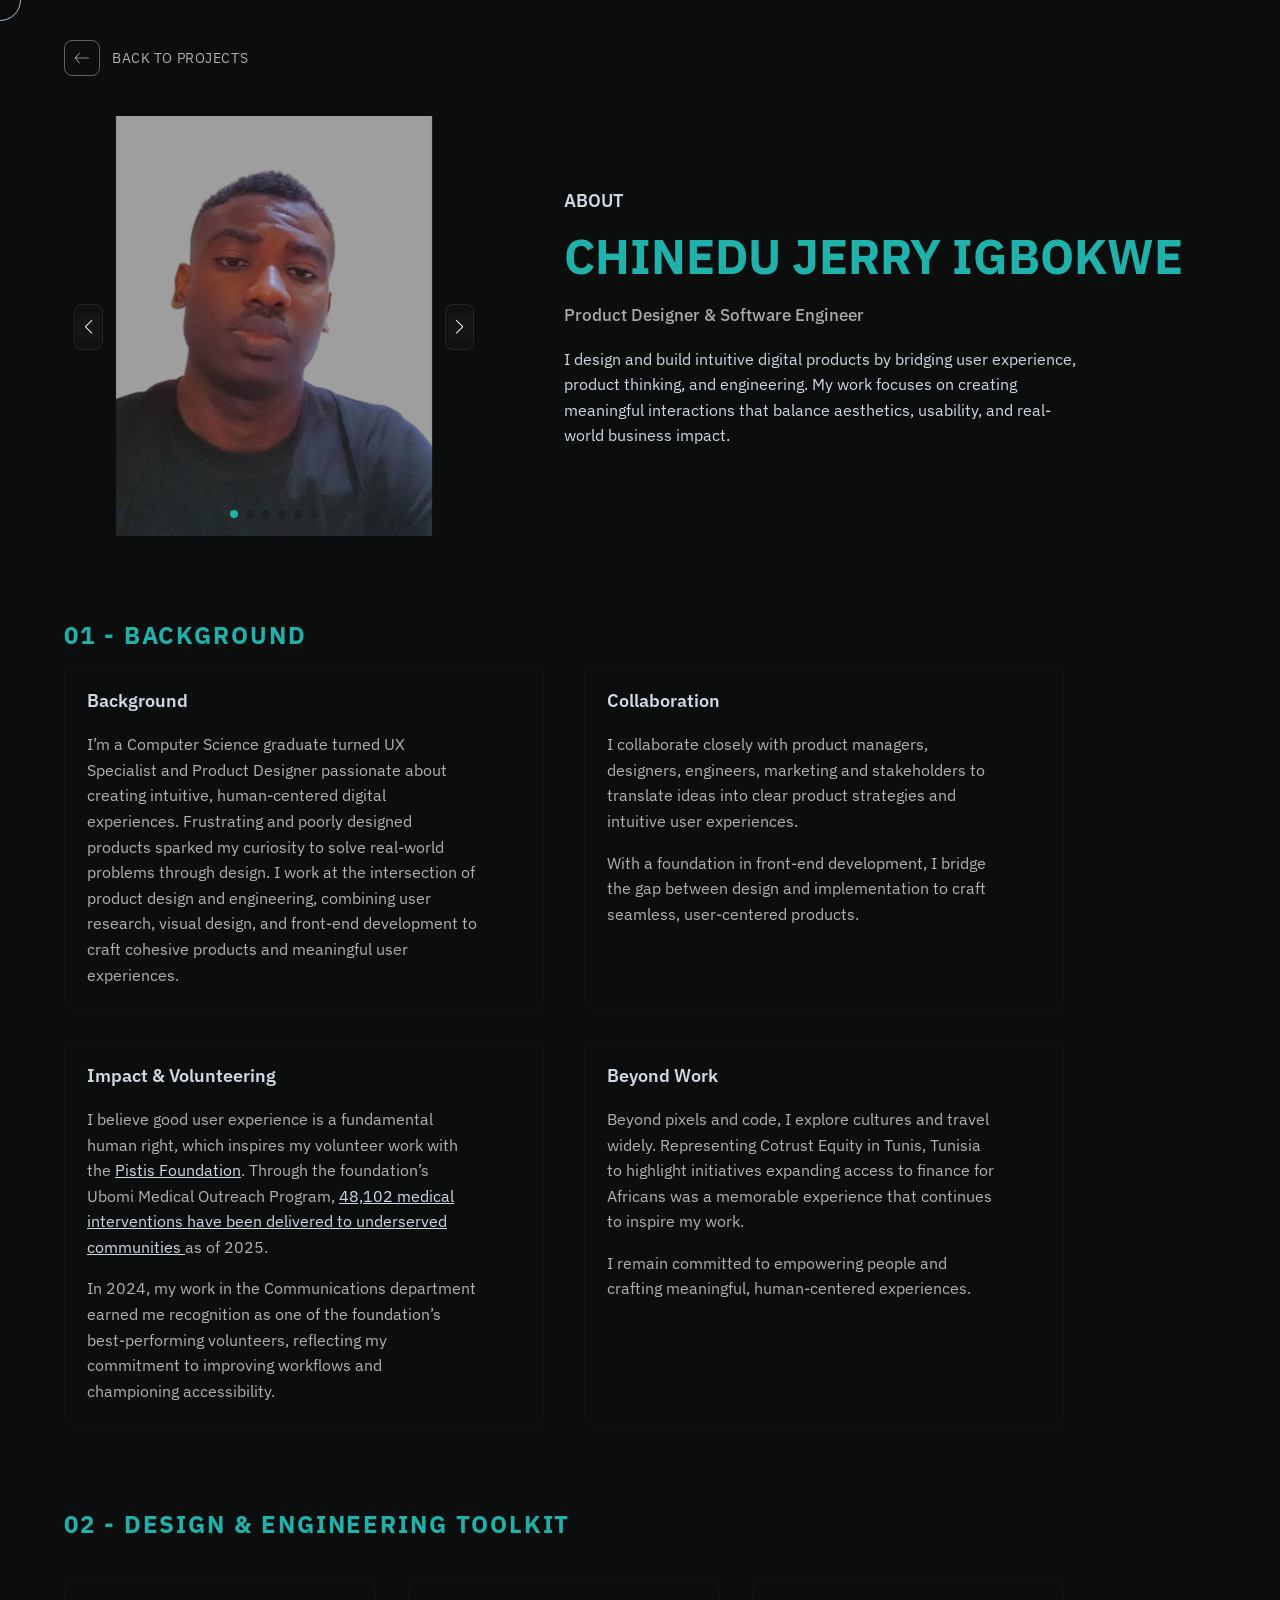
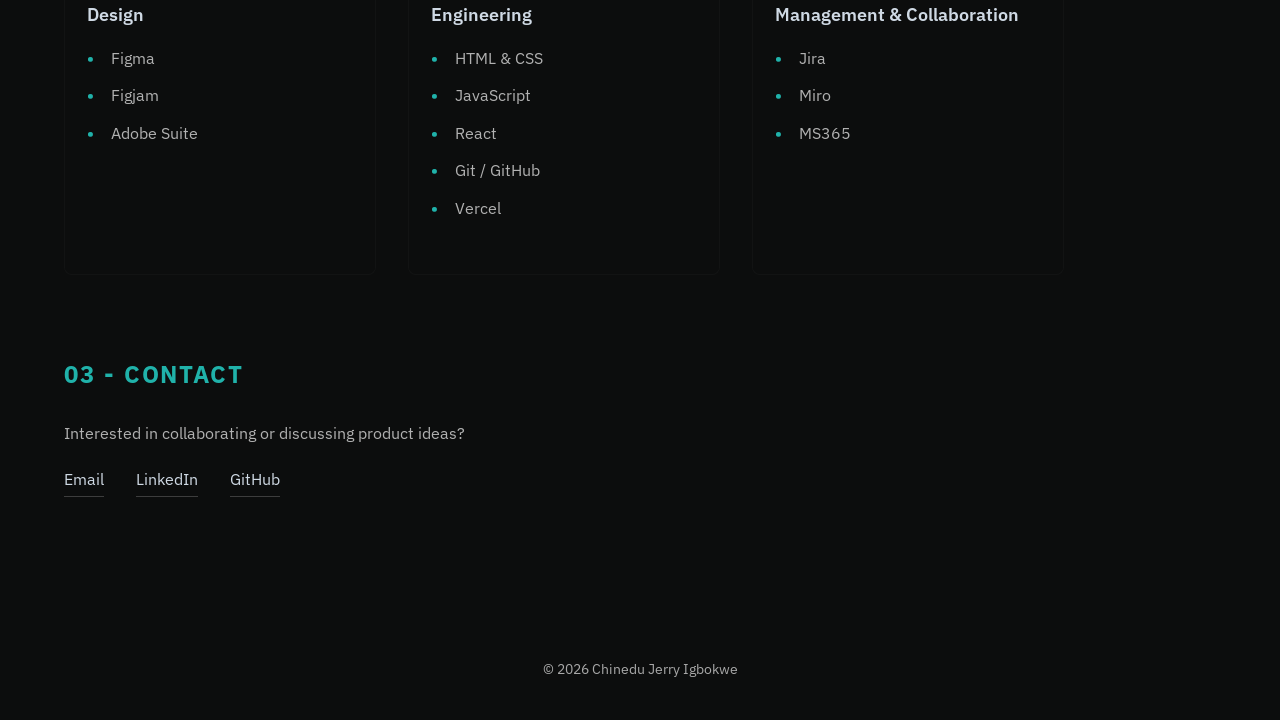
<file: about-me/index.html>
<!doctype html>
<html lang="en">
  <head>
    <meta charset="UTF-8" />
    <title>About | Jerry's Portfolio</title>

    <base href="../../" />

    <link rel="preconnect" href="https://fonts.googleapis.com" />
    <link rel="preconnect" href="https://fonts.gstatic.com" crossorigin />

    <link
      href="https://fonts.googleapis.com/css2?family=IBM+Plex+Sans:wght@400;500;600;700&display=swap"
      rel="stylesheet"
    />

    <link rel="stylesheet" href="../../src/css/project-base.css" />
    <link rel="stylesheet" href="../../src/css/about-me.css" />

    <link
      rel="stylesheet"
      href="https://cdn.jsdelivr.net/npm/swiper@11/swiper-bundle.min.css"
    />
  </head>

  <body>
    <div class="project-wrapper">
      <a href="/#work" class="project-back" aria-label="Back to Projects">
        <span class="back-icon">
          <img src="../src/assets/icons/back-arrow.svg" alt="" />
        </span>
        Back to Projects
      </a>

      <section class="about-hero">
        <div class="about-hero-grid">
          <div class="about-slider swiper">
            <div class="swiper-wrapper">
              <div class="swiper-slide">
                <img
                  src="/src/assets/images/me-1.png"
                  alt="Portrait of Chinedu"
                />
              </div>

              <div class="swiper-slide">
                <img
                  src="/src/assets/images/me-2.png"
                  alt="Portrait of Chinedu"
                />
              </div>

              <div class="swiper-slide">
                <img
                  src="/src/assets/images/me-3.png"
                  alt="Portrait of Chinedu"
                />
              </div>

              <div class="swiper-slide">
                <img
                  src="/src/assets/images/me-4.png"
                  alt="Portrait of Chinedu"
                />
              </div>

              <div class="swiper-slide">
                <img
                  src="/src/assets/images/me-5.png"
                  alt="Portrait of Chinedu"
                />
              </div>

              <div class="swiper-slide">
                <img
                  src="/src/assets/images/me-6.png"
                  alt="Portrait of Chinedu"
                />
              </div>
            </div>

            <div class="swiper-button-prev"></div>
            <div class="swiper-button-next"></div>
            <div class="swiper-pagination"></div>
          </div>

          <div class="about-intro">
            <div class="about-label">ABOUT</div>

            <h1>Chinedu Jerry Igbokwe</h1>

            <div class="about-role">Product Designer & Software Engineer</div>

            <p>
              I design and build intuitive digital products by bridging user
              experience, product thinking, and engineering. My work focuses on
              creating meaningful interactions that balance aesthetics,
              usability, and real-world business impact.
            </p>
          </div>
        </div>
      </section>

      <div class="project-main">
        <section>
          <span class="section-label">01 - Background</span>

          <div class="about-grid">
            <div class="about-card">
              <h3>Background</h3>
              <p>
                I’m a Computer Science graduate turned UX Specialist and Product
                Designer passionate about creating intuitive, human-centered
                digital experiences. Frustrating and poorly designed products
                sparked my curiosity to solve real-world problems through
                design. I work at the intersection of product design and
                engineering, combining user research, visual design, and
                front-end development to craft cohesive products and meaningful
                user experiences.
              </p>
            </div>

            <div class="about-card">
              <h3>Collaboration</h3>
              <p>
                I collaborate closely with product managers, designers,
                engineers, marketing and stakeholders to translate ideas into
                clear product strategies and intuitive user experiences.
              </p>
              <p>
                With a foundation in front-end development, I bridge the gap
                between design and implementation to craft seamless,
                user-centered products.
              </p>
            </div>

            <div class="about-card">
              <h3>Impact & Volunteering</h3>
              <p>
                I believe good user experience is a fundamental human right,
                which inspires my volunteer work with the
                <span
                  ><a href="https://pistisfoundation.org/" target="_blank"
                    >Pistis Foundation</a
                  ></span
                >. Through the foundation’s Ubomi Medical Outreach Program,
                <span
                  ><a
                    href="https://pistisfoundation.org/ubomi-medical-surgical-outreach/"
                    target="_blank"
                  >
                    48,102 medical interventions have been delivered to
                    underserved communities
                  </a> </span
                >as of 2025.
              </p>
              <p>
                In 2024, my work in the Communications department earned me
                recognition as one of the foundation’s best-performing
                volunteers, reflecting my commitment to improving workflows and
                championing accessibility.
              </p>
            </div>

            <div class="about-card">
              <h3>Beyond Work</h3>
              <p>
                Beyond pixels and code, I explore cultures and travel widely.
                Representing Cotrust Equity in Tunis, Tunisia to highlight
                initiatives expanding access to finance for Africans was a
                memorable experience that continues to inspire my work.
              </p>
              <p>
                I remain committed to empowering people and crafting meaningful,
                human-centered experiences.
              </p>
            </div>
          </div>
        </section>

        <section>
          <span class="section-label">02 - Design & Engineering Toolkit</span>

          <div class="toolkit-grid">
            <div class="toolkit-card">
              <h3>Design</h3>

              <ul class="case-list">
                <li>Figma</li>
                <li>Figjam</li>
                <li>Adobe Suite</li>
              </ul>
            </div>

            <div class="toolkit-card">
              <h3>Engineering</h3>

              <ul class="case-list">
                <li>HTML & CSS</li>
                <li>JavaScript</li>
                <li>React</li>
                <li>Git / GitHub</li>
                <li>Vercel</li>
              </ul>
            </div>

            <div class="toolkit-card">
              <h3>Management & Collaboration</h3>

              <ul class="case-list">
                <li>Jira</li>
                <li>Miro</li>
                <li>MS365</li>
              </ul>
            </div>
          </div>
        </section>

        <section>
          <span class="section-label">03 - Contact</span>

          <div class="about-contact">
            <p>Interested in collaborating or discussing product ideas?</p>

            <div class="contact-links">
              <a href="mailto:your@email.com">Email</a>
              <a
                href="https://www.linkedin.com/in/chineduigbokweux/"
                target="_blank"
                >LinkedIn</a
              >
              <a href="https://github.com/dartflutterguy" target="_blank"
                >GitHub</a
              >
            </div>
          </div>
        </section>
      </div>
    </div>

    <footer class="site-footer">
      <p>© 2026 Chinedu Jerry Igbokwe</p>
    </footer>

    <div class="cursor-ring"></div>
    <script src="../../src/js/cursor-ring.js"></script>

    <script src="https://cdn.jsdelivr.net/npm/swiper@11/swiper-bundle.min.js"></script>

    <script>
      const swiper = new Swiper(".about-slider", {
        effect: "cube",

        loop: true,

        grabCursor: true,

        cubeEffect: {
          shadow: false,
          slideShadows: false,
        },

        navigation: {
          nextEl: ".swiper-button-next",
          prevEl: ".swiper-button-prev",
        },

        pagination: {
          el: ".swiper-pagination",
          clickable: true,
        },
      });
    </script>
  </body>
</html>
</file>
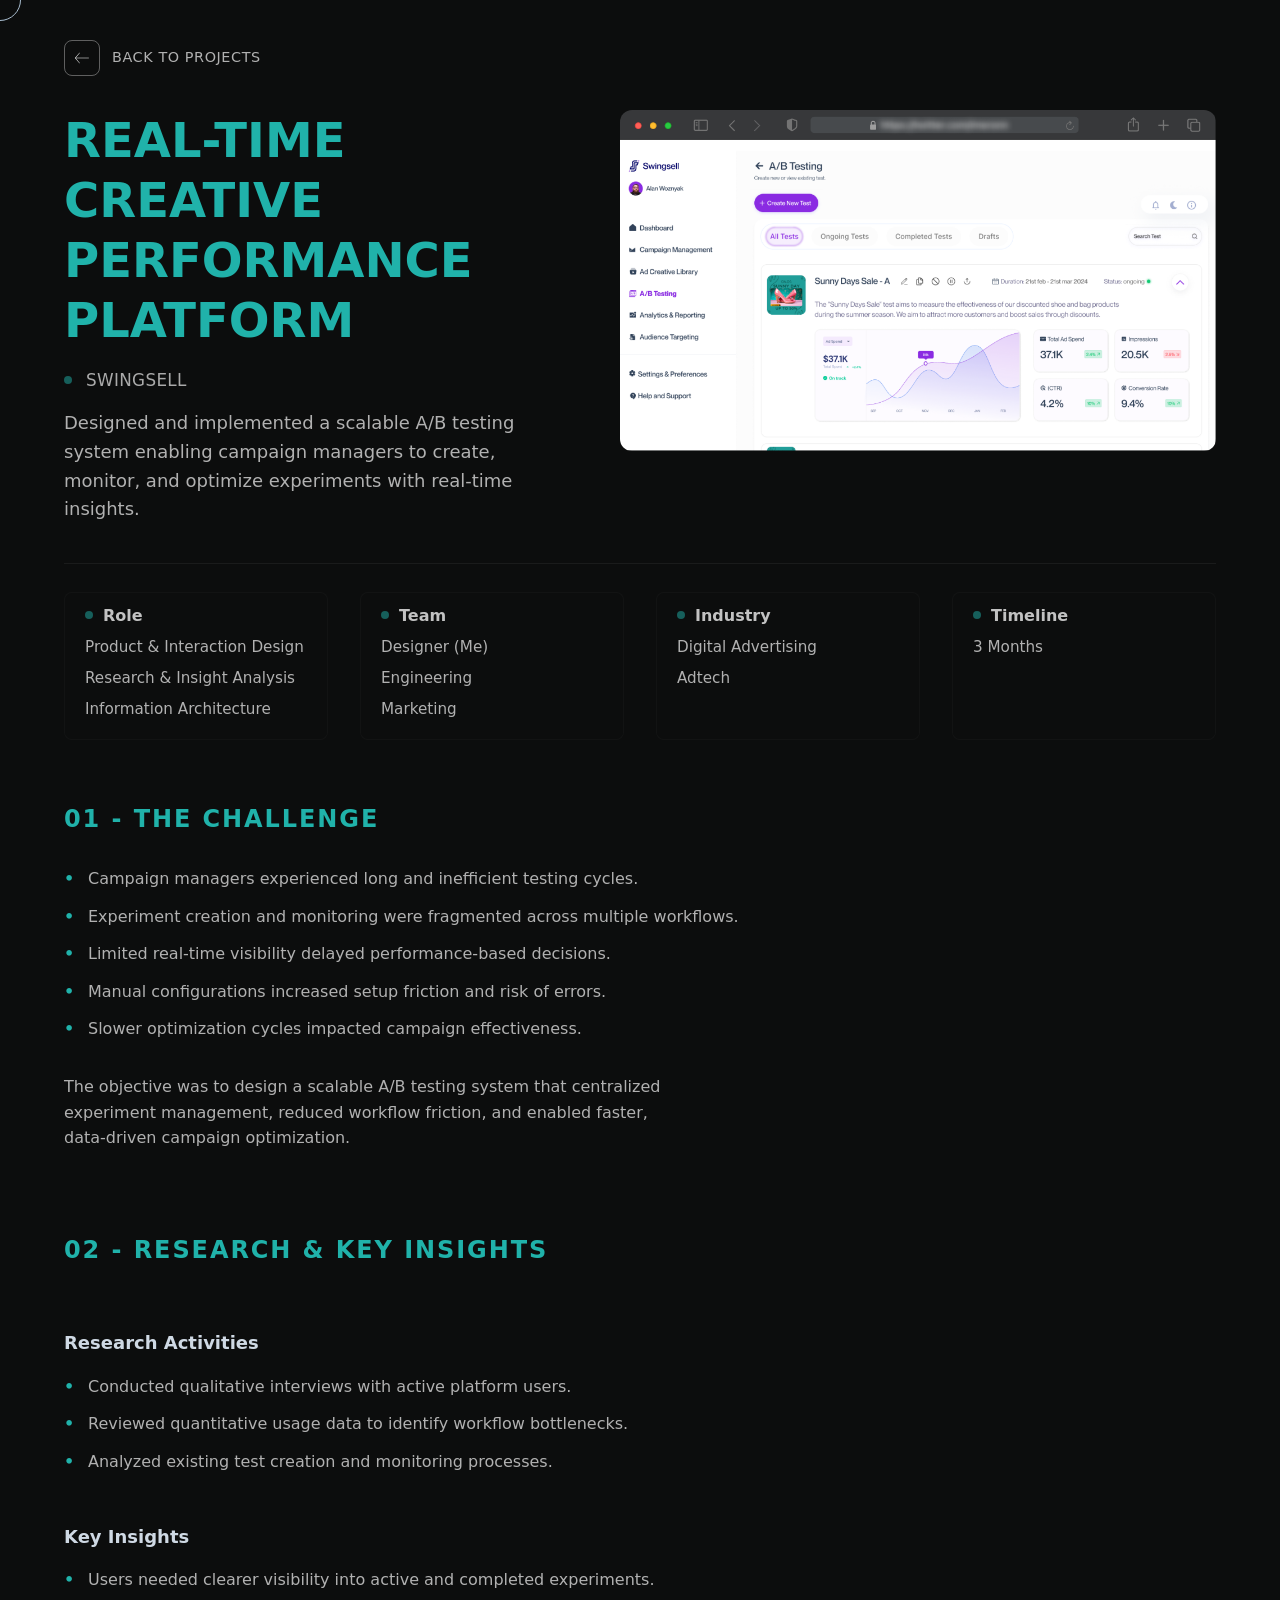
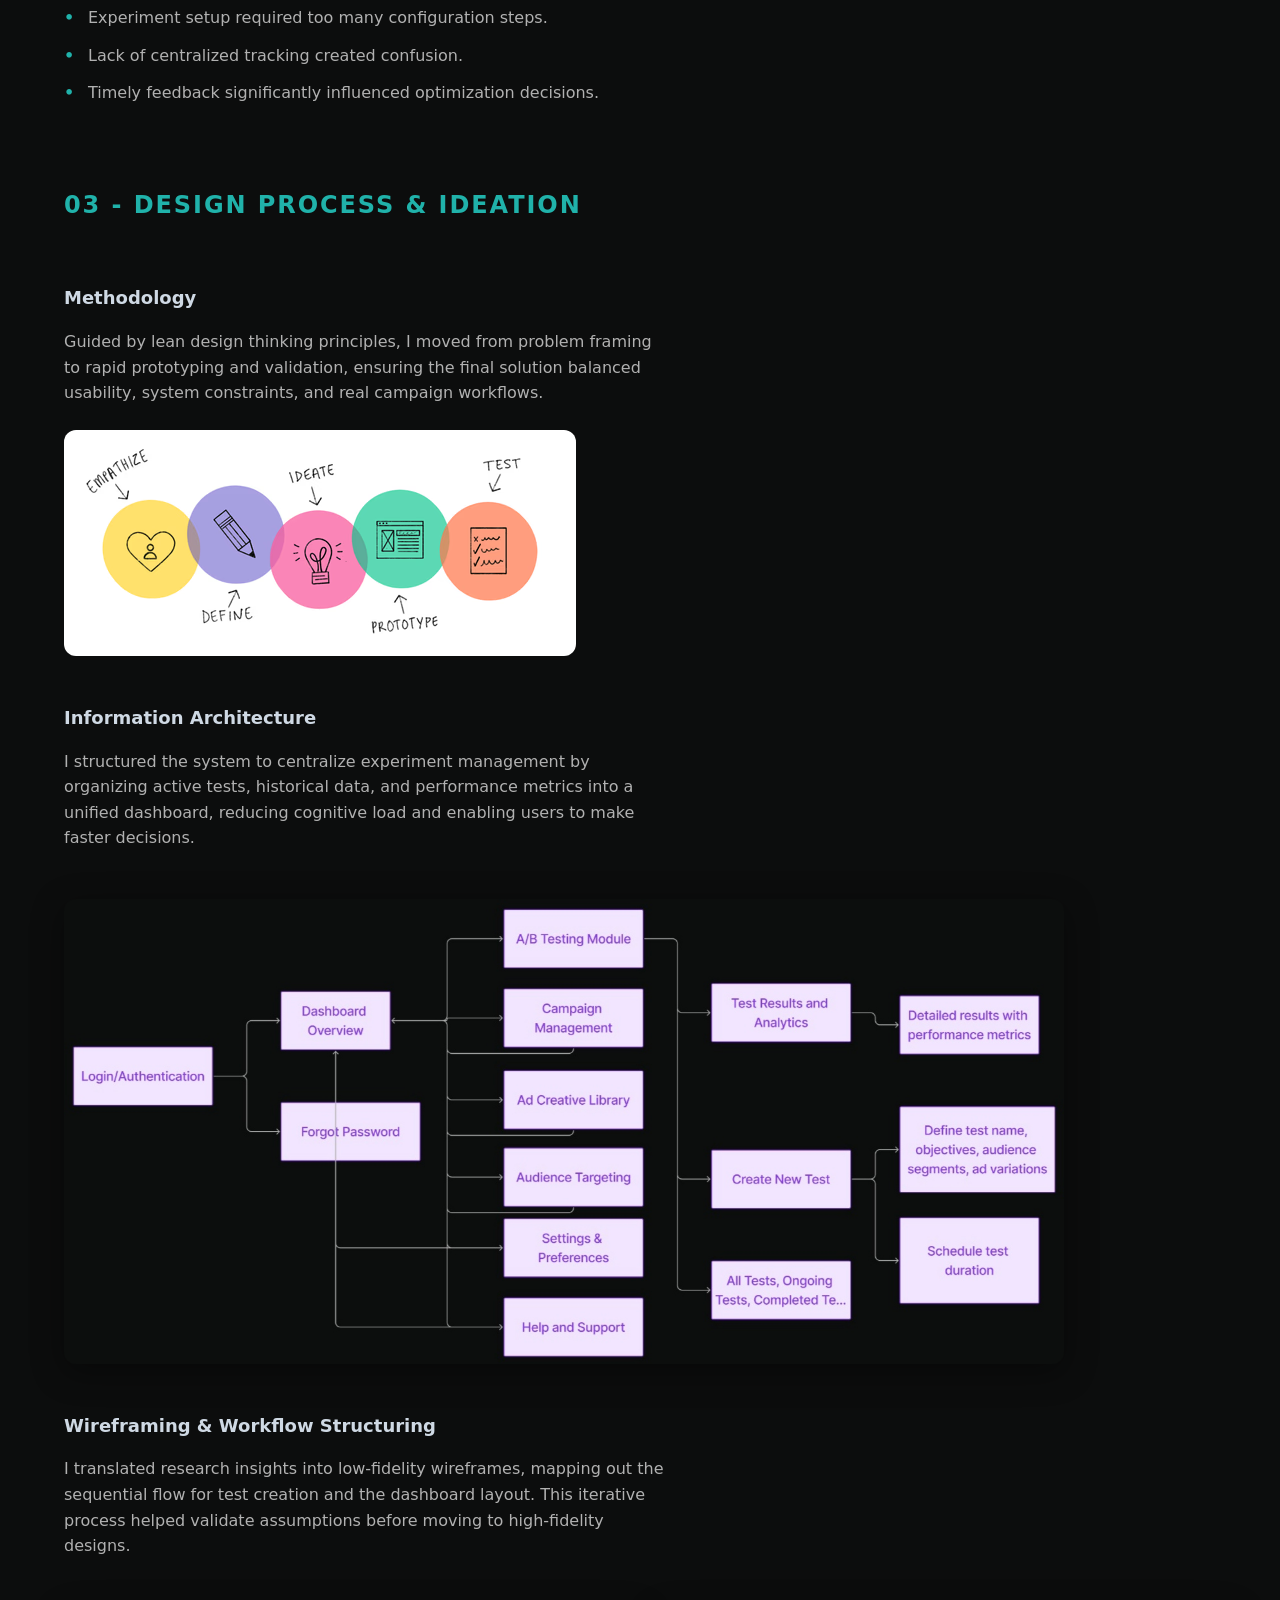
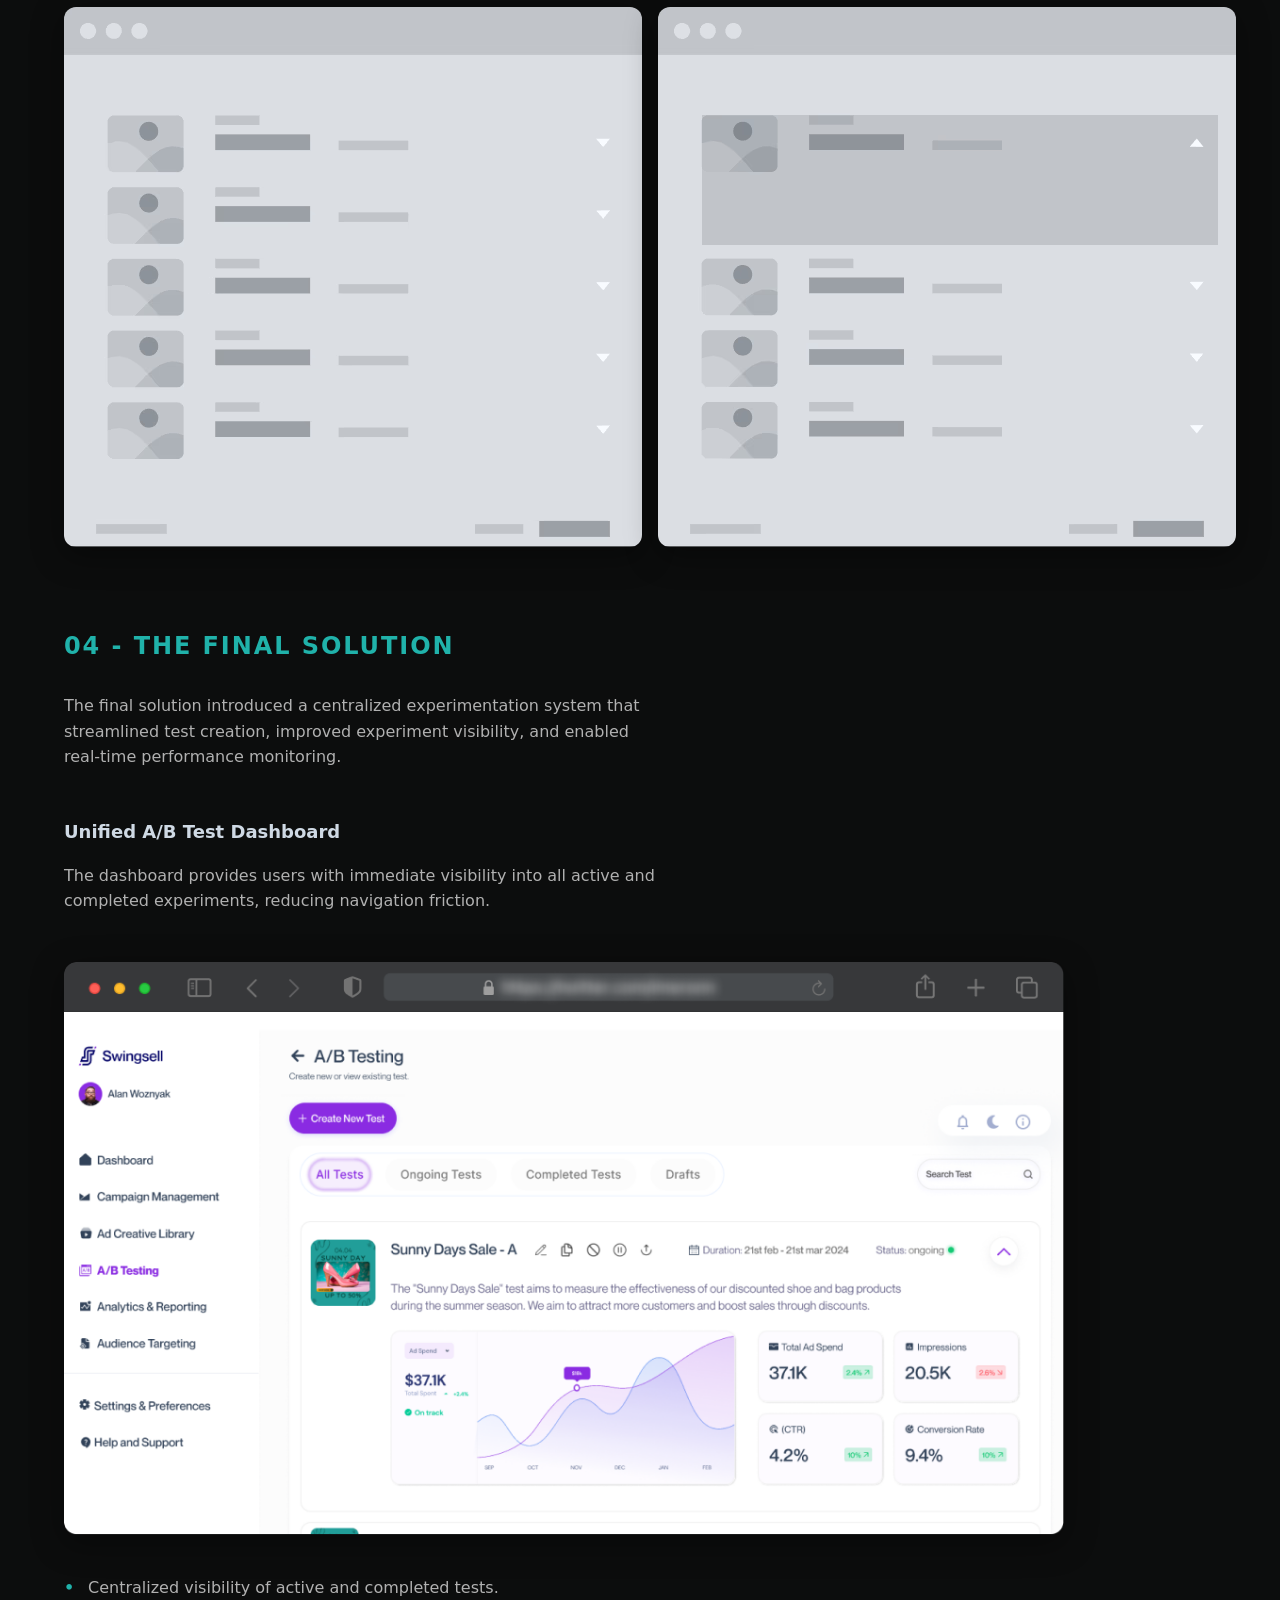
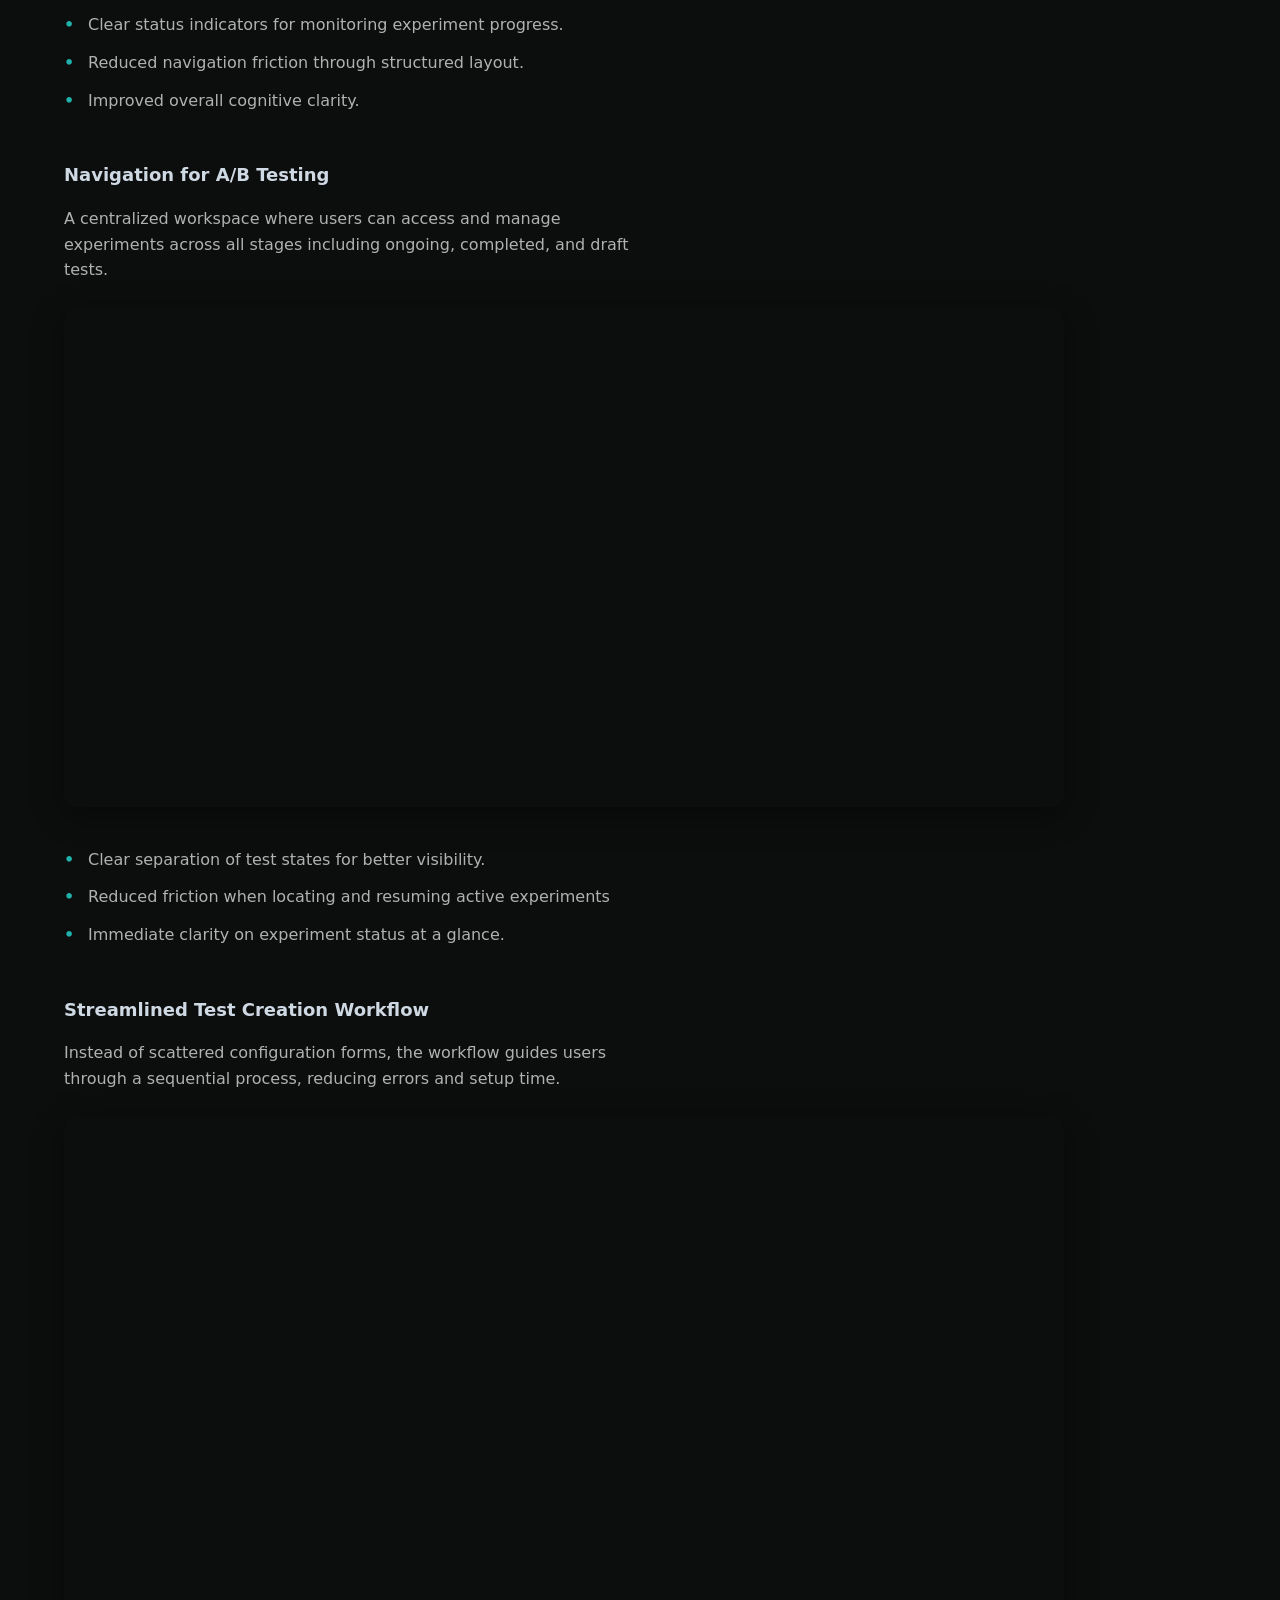
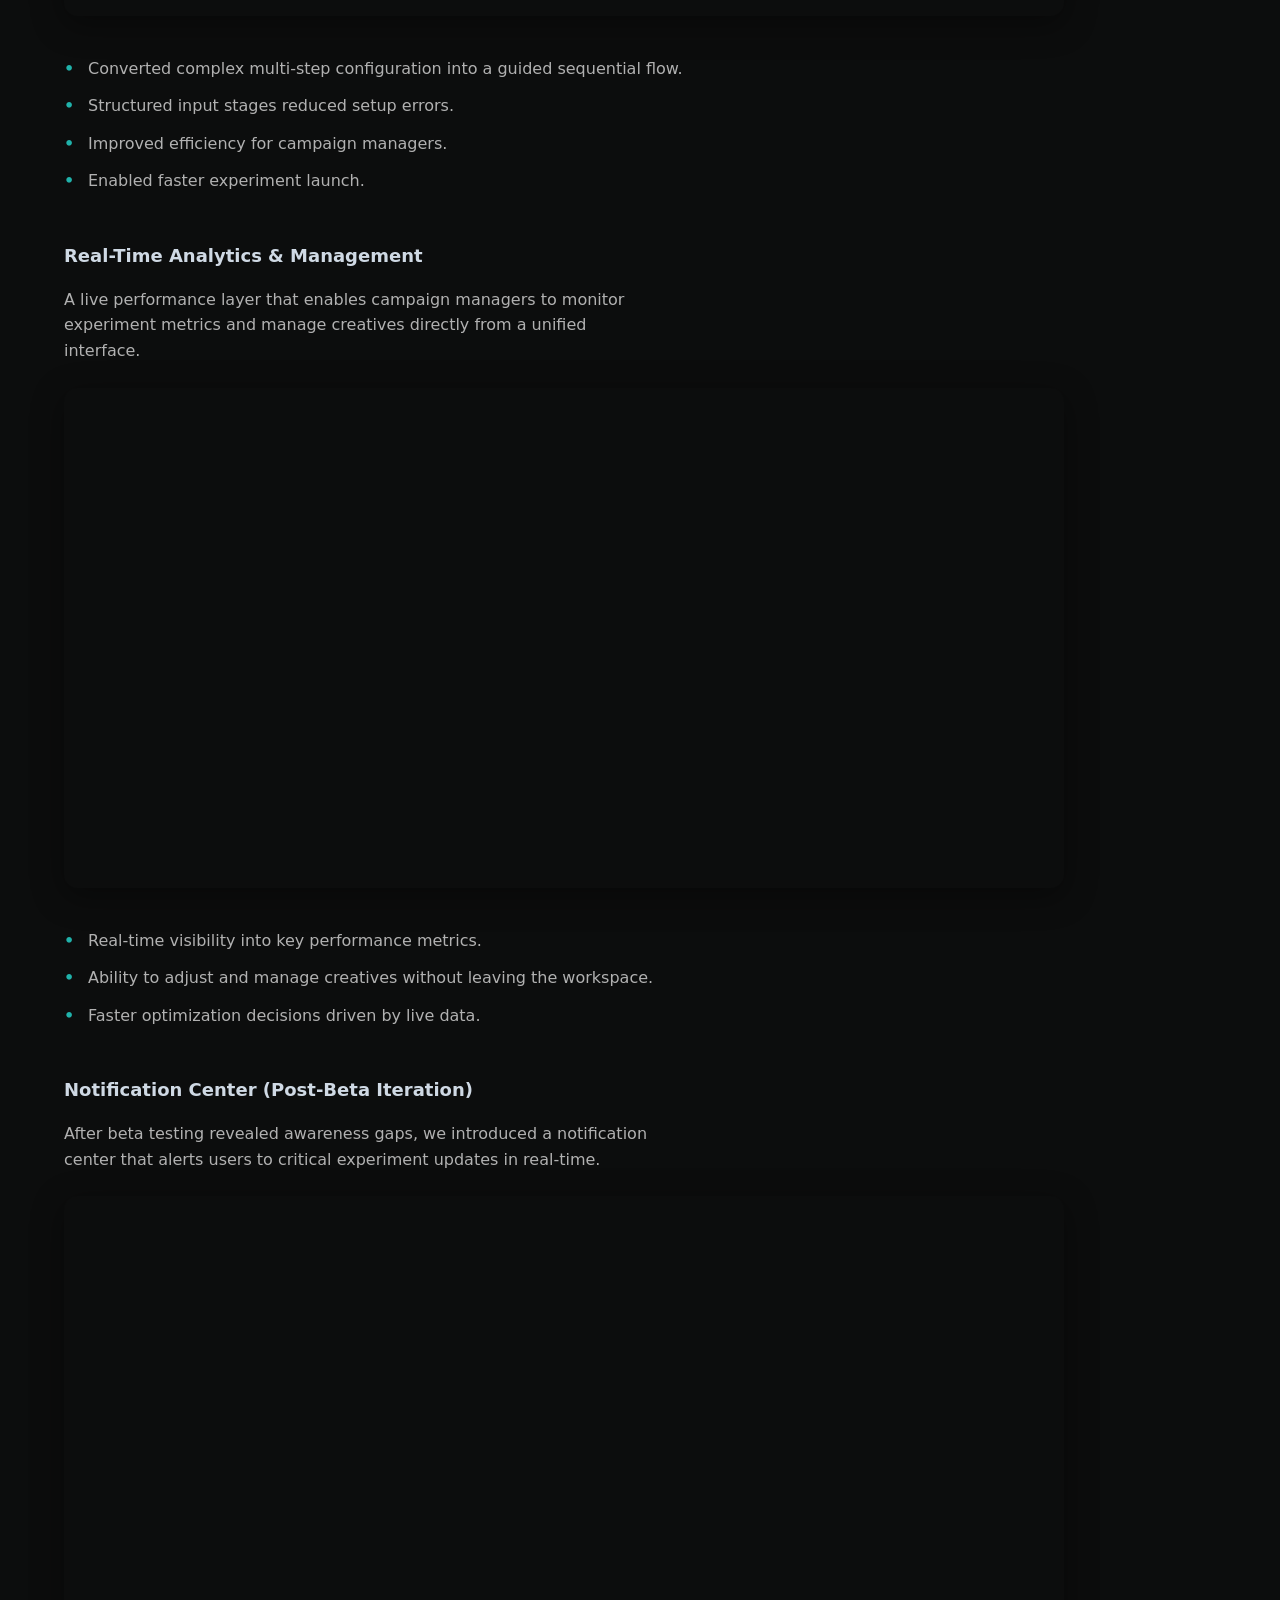
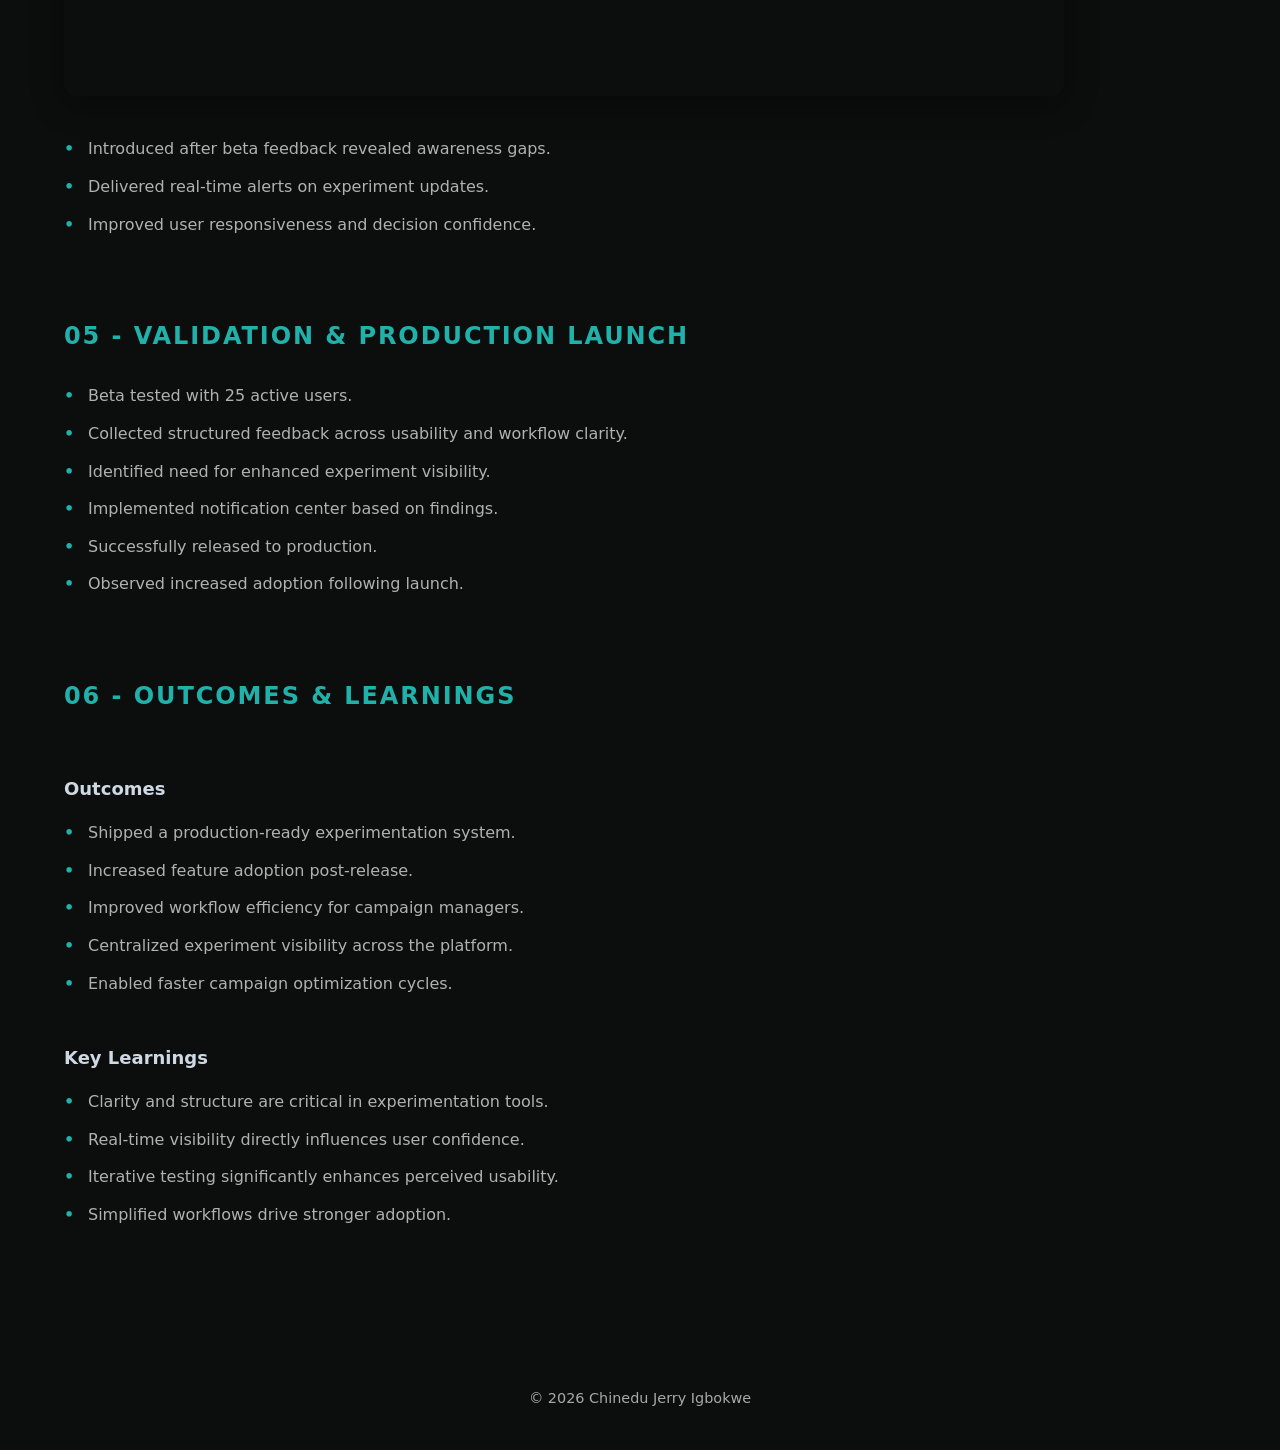
<file: projects/ab-testing/index.html>
<!doctype html>
<html lang="en">
  <head>
    <meta charset="UTF-8" />
    <title>Real-Time A/B Testing | Jerry's Portfolio</title>

    <!-- BASE HREF ADDED TO FIX ASSET PATHS FOR PROJECTS IN SUBFOLDERS -->
    <base href="../../" />

    <link rel="stylesheet" href="../../src/css/project-base.css" />
  </head>
  <body>
    <div class="project-wrapper">
      <a
        href="/#work"
        class="project-back"
        aria-label="Back to Projects"
      >
        <span class="back-icon" aria-hidden="true">
          <img
            src="../src/assets/icons/back-arrow.svg"
            alt=""
            onerror="this.style.display = 'none'"
          />
        </span>
        Back to Projects
      </a>
      <!-- HERO -->
      <div class="project-hero">
        <div>
          <h1>Real-Time Creative Performance Platform</h1>
          <div class="project-company">SWINGSELL</div>
          <p>
            Designed and implemented a scalable A/B testing system enabling
            campaign managers to create, monitor, and optimize experiments with
            real-time insights.
          </p>
        </div>

        <img
          src="../src/assets/images/ab-test.png"
          alt="A/B Testing Dashboard Preview"
        />
      </div>

      <!-- META INFO BLOCK (full-width; text + visual) -->
      <section class="project-meta-block">
        <div class="meta-left">
          <div>
            <h4>Role</h4>
            <ul>
              <li>Product & Interaction Design</li>
              <li>Research & Insight Analysis</li>
              <li>Information Architecture</li>
            </ul>
          </div>

          <div>
            <h4>Team</h4>
            <ul>
              <li>Designer (Me)</li>
              <li>Engineering</li>
              <li>Marketing</li>
            </ul>
          </div>

          <div>
            <h4>Industry</h4>
            <ul>
              <li>Digital Advertising</li>
              <li>Adtech</li>
            </ul>
          </div>

          <div>
            <h4>Timeline</h4>
            <ul>
              <li>3 Months</li>
            </ul>
          </div>
        </div>
      </section>

      <!-- MAIN CONTENT -->
      <div class="project-main">
        <!-- 1. THE CHALLENGE -->
        <section>
          <span class="section-label">01 - THE CHALLENGE</span>

          <ul class="case-list">
            <li>
              Campaign managers experienced long and inefficient testing cycles.
            </li>
            <li>
              Experiment creation and monitoring were fragmented across multiple
              workflows.
            </li>
            <li>
              Limited real-time visibility delayed performance-based decisions.
            </li>
            <li>
              Manual configurations increased setup friction and risk of errors.
            </li>
            <li>Slower optimization cycles impacted campaign effectiveness.</li>
          </ul>
          <p style="margin-top: 24px">
            The objective was to design a scalable A/B testing system that
            centralized experiment management, reduced workflow friction, and
            enabled faster, data-driven campaign optimization.
          </p>
        </section>

        <!-- 2. RESEARCH & KEY INSIGHTS -->
        <section>
          <span class="section-label">02 - RESEARCH & KEY INSIGHTS</span>
          <h3>Research Activities</h3>
          <ul class="case-list">
            <li>
              Conducted qualitative interviews with active platform users.
            </li>
            <li>
              Reviewed quantitative usage data to identify workflow bottlenecks.
            </li>
            <li>Analyzed existing test creation and monitoring processes.</li>
          </ul>

          <h3>Key Insights</h3>
          <ul class="case-list">
            <li>
              Users needed clearer visibility into active and completed
              experiments.
            </li>
            <li>Experiment setup required too many configuration steps.</li>
            <li>Lack of centralized tracking created confusion.</li>
            <li>
              Timely feedback significantly influenced optimization decisions.
            </li>
          </ul>
        </section>

        <!-- 3. DESIGN PROCESS & IDEATION -->
        <section>
          <span class="section-label">03 - DESIGN PROCESS & IDEATION</span>

          <h3>Methodology</h3>
          <p>
            Guided by lean design thinking principles, I moved from problem
            framing to rapid prototyping and validation, ensuring the final
            solution balanced usability, system constraints, and real campaign
            workflows.
            <img
              class="design-thinking"
              src="../src/assets/images/design-thinking.png"
              alt="design thinking image"
            />
          </p>

          <h3>Information Architecture</h3>
          <p>
            I structured the system to centralize experiment management by
            organizing active tests, historical data, and performance metrics
            into a unified dashboard, reducing cognitive load and enabling users
            to make faster decisions.
          </p>
          <div class="case-image">
            <img
              src="../src/assets/images/flowchart-ab.png"
              alt="Information Architecture Flowchart"
            />
          </div>

          <h3>Wireframing & Workflow Structuring</h3>
          <p>
            I translated research insights into low-fidelity wireframes, mapping
            out the sequential flow for test creation and the dashboard layout.
            This iterative process helped validate assumptions before moving to
            high-fidelity designs.
          </p>
          <div class="case-image">
            <img
              src="../src/assets/images/wireframe1.png"
              alt="Low-Fidelity Wireframe"
            />
            <img
              src="../src/assets/images/wireframe2.png"
              alt="Low-Fidelity Wireframe"
            />
          </div>
        </section>

        <!-- 4. THE FINAL SOLUTION -->
        <section>
          <span class="section-label">04 - THE FINAL SOLUTION</span>
          <p>
            The final solution introduced a centralized experimentation system
            that streamlined test creation, improved experiment visibility, and
            enabled real-time performance monitoring.
          </p>

          <h3>Unified A/B Test Dashboard</h3>
          <p>
            The dashboard provides users with immediate visibility into all
            active and completed experiments, reducing navigation friction.
          </p>
          <div class="case-image">
            <img
              src="../src/assets/images/ab-test.png"
              alt="Unified A/B Test Dashboard"
            />
          </div>
          <ul class="case-list">
            <li>Centralized visibility of active and completed tests.</li>
            <li>Clear status indicators for monitoring experiment progress.</li>
            <li>Reduced navigation friction through structured layout.</li>
            <li>Improved overall cognitive clarity.</li>
          </ul>

          <h3>Navigation for A/B Testing</h3>
          <p>
            A centralized workspace where users can access and manage
            experiments across all stages including ongoing, completed, and
            draft tests.
          </p>
          <div class="case-image">
            <video autoplay muted loop playsinline>
              <source src="../src/assets/videos/navigation-tabs.mp4" />
            </video>
          </div>
          <ul class="case-list">
            <li>Clear separation of test states for better visibility.</li>
            <li>
              Reduced friction when locating and resuming active experiments
            </li>
            <li>Immediate clarity on experiment status at a glance.</li>
          </ul>

          <h3>Streamlined Test Creation Workflow</h3>
          <p>
            Instead of scattered configuration forms, the workflow guides users
            through a sequential process, reducing errors and setup time.
          </p>
          <div class="case-image">
            <video autoplay muted loop playsinline>
              <source src="../src/assets/videos/Create-new-test-26.mp4" />
            </video>
          </div>
          <ul class="case-list">
            <li>
              Converted complex multi-step configuration into a guided
              sequential flow.
            </li>
            <li>Structured input stages reduced setup errors.</li>
            <li>Improved efficiency for campaign managers.</li>
            <li>Enabled faster experiment launch.</li>
          </ul>

          <h3>Real-Time Analytics & Management</h3>
          <p>
            A live performance layer that enables campaign managers to monitor
            experiment metrics and manage creatives directly from a unified
            interface.
          </p>
          <div class="case-image">
            <video autoplay muted loop playsinline>
              <source src="../src/assets/videos/monitor-manage.mp4" />
            </video>
          </div>
          <ul class="case-list">
            <li>Real-time visibility into key performance metrics.</li>
            <li>
              Ability to adjust and manage creatives without leaving the
              workspace.
            </li>
            <li>Faster optimization decisions driven by live data.</li>
          </ul>

          <h3>Notification Center (Post-Beta Iteration)</h3>
          <p>
            After beta testing revealed awareness gaps, we introduced a
            notification center that alerts users to critical experiment updates
            in real-time.
          </p>
          <div class="case-image">
            <video autoplay muted loop playsinline>
              <source src="../src/assets/videos/notifcation-center.mp4" />
            </video>
          </div>
          <ul class="case-list">
            <li>Introduced after beta feedback revealed awareness gaps.</li>
            <li>Delivered real-time alerts on experiment updates.</li>
            <li>Improved user responsiveness and decision confidence.</li>
          </ul>
        </section>

        <!-- 5. VALIDATION & PRODUCTION LAUNCH -->
        <section>
          <span class="section-label">05 - VALIDATION & PRODUCTION LAUNCH</span>
          <ul class="case-list">
            <li>Beta tested with 25 active users.</li>
            <li>
              Collected structured feedback across usability and workflow
              clarity.
            </li>
            <li>Identified need for enhanced experiment visibility.</li>
            <li>Implemented notification center based on findings.</li>
            <li>Successfully released to production.</li>
            <li>Observed increased adoption following launch.</li>
          </ul>
        </section>

        <!-- 6. OUTCOMES & LEARNINGS -->
        <section>
          <span class="section-label">06 - OUTCOMES & LEARNINGS</span>

          <h3>Outcomes</h3>
          <ul class="case-list">
            <li>Shipped a production-ready experimentation system.</li>
            <li>Increased feature adoption post-release.</li>
            <li>Improved workflow efficiency for campaign managers.</li>
            <li>Centralized experiment visibility across the platform.</li>
            <li>Enabled faster campaign optimization cycles.</li>
          </ul>

          <h3>Key Learnings</h3>
          <ul class="case-list">
            <li>
              Clarity and structure are critical in experimentation tools.
            </li>
            <li>Real-time visibility directly influences user confidence.</li>
            <li>
              Iterative testing significantly enhances perceived usability.
            </li>
            <li>Simplified workflows drive stronger adoption.</li>
          </ul>
        </section>
      </div>
    </div>

    <footer class="site-footer">
      <p>© 2026 Chinedu Jerry Igbokwe</p>
    </footer>

    <a href="#" class="back-top" aria-label="Back to Top">
      <span class="back-icon" aria-hidden="true">
        <img
          src="../../src/assets/icons/back-arrow.svg"
          alt=""
          onerror="this.style.display = 'none'"
        />
      </span>
    </a>

    <div class="cursor-ring"></div>
    <script src="../../src/js/cursor-ring.js"></script>
    <script>
      (function () {
        var btn = document.querySelector(".back-top");
        if (!btn) return;

        function scrollToTop(e) {
          if (e) e.preventDefault();
          window.scrollTo({ top: 0, behavior: "smooth" });
        }

        btn.addEventListener("click", scrollToTop);

        var firstSection = document.querySelector(".project-main section");

        function updateVisibility() {
          var threshold = 0;
          if (firstSection) {
            threshold =
              firstSection.getBoundingClientRect().top + window.scrollY - 40;
          } else {
            var hero = document.querySelector(".project-hero");
            threshold = hero ? hero.offsetHeight : 300;
          }
          if (window.pageYOffset > threshold) {
            btn.classList.add("visible");
          } else {
            btn.classList.remove("visible");
          }
        }

        updateVisibility();
        window.addEventListener("scroll", updateVisibility, { passive: true });
        window.addEventListener("resize", updateVisibility);
      })();
    </script>
  </body>
</html>
</file>
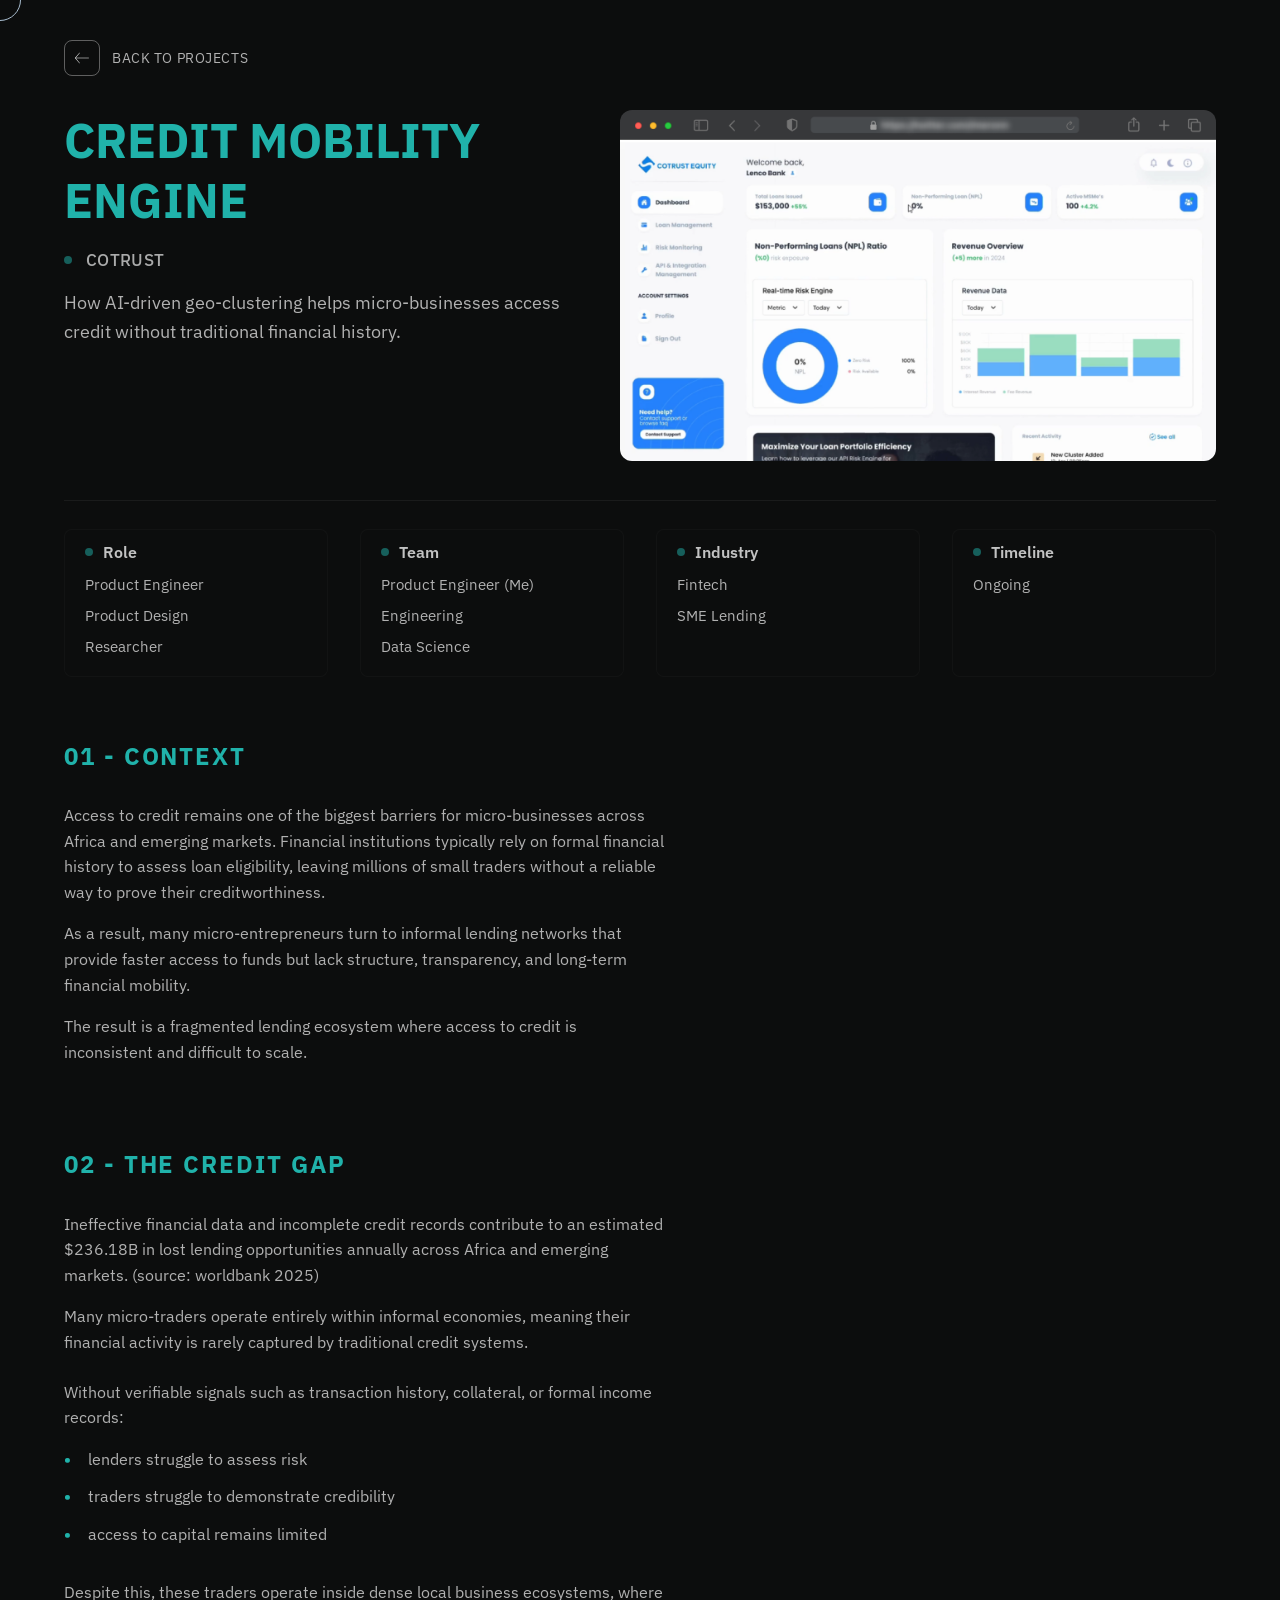
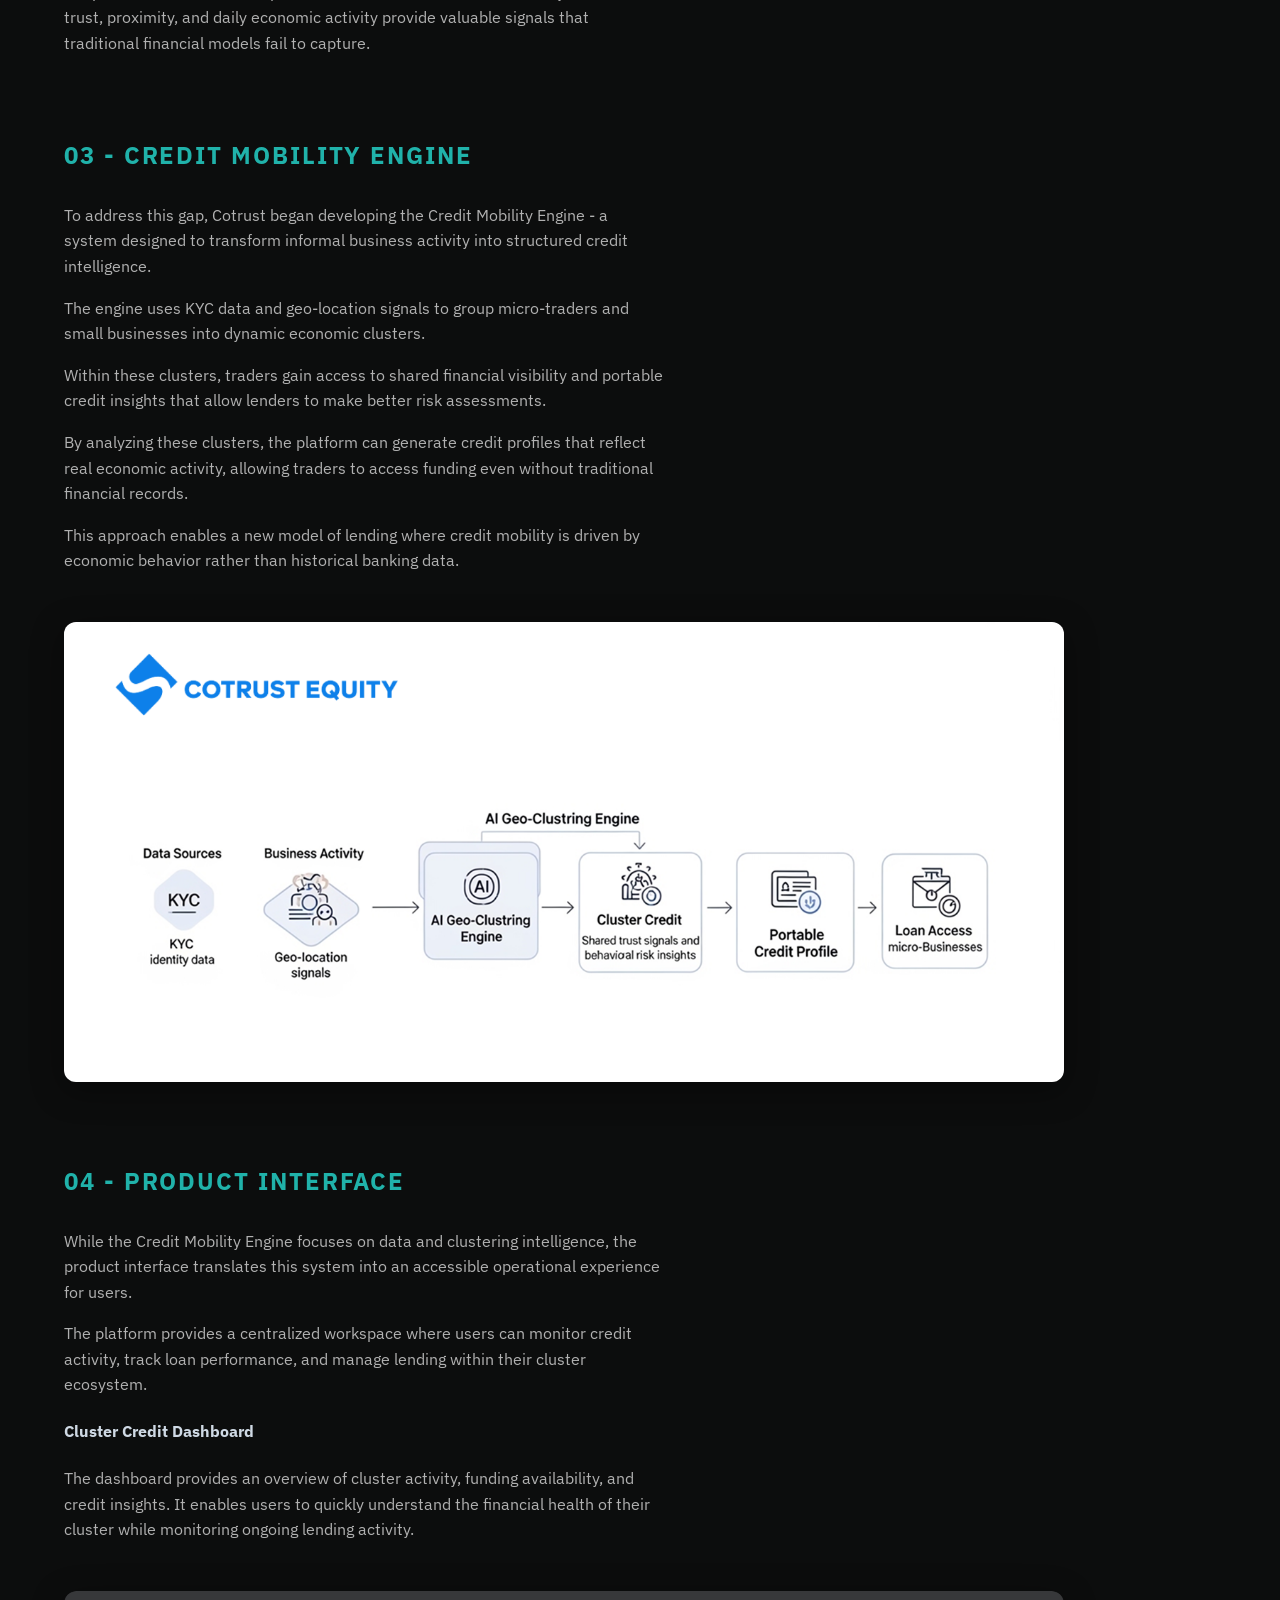
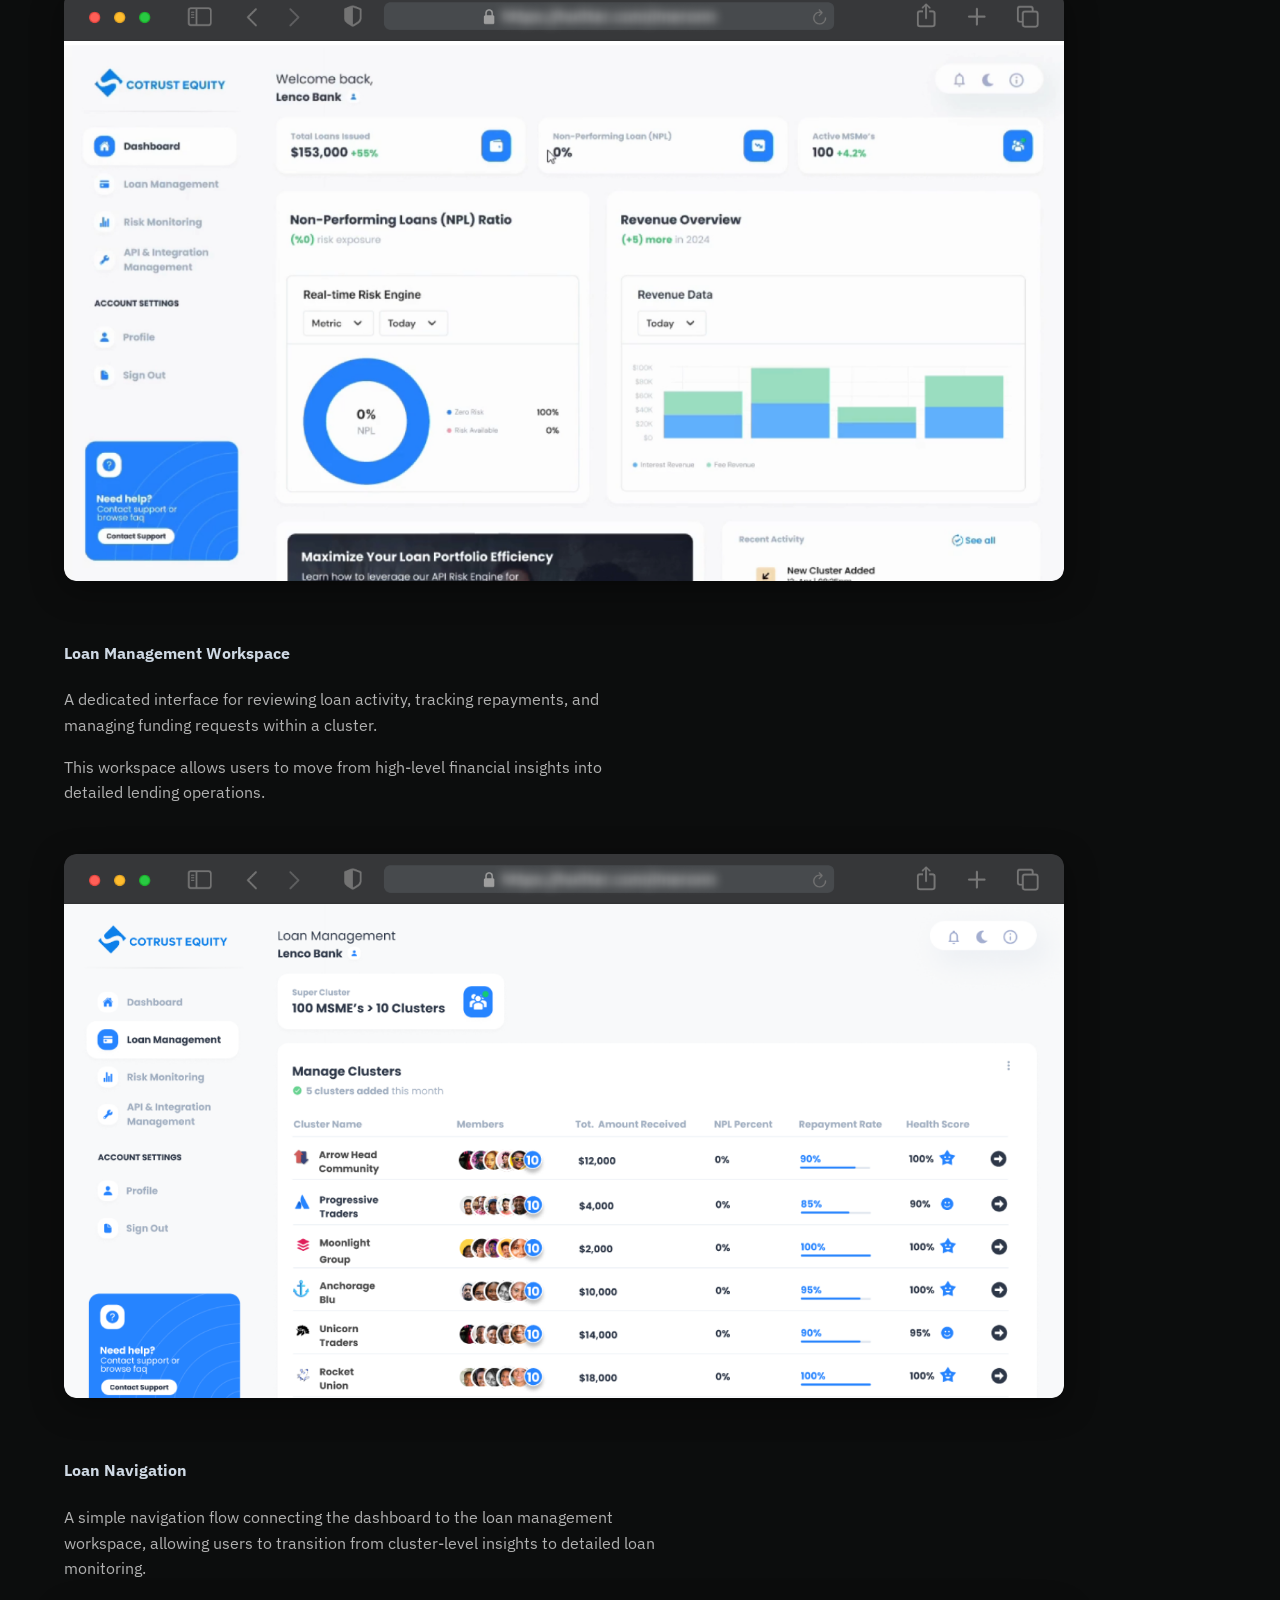
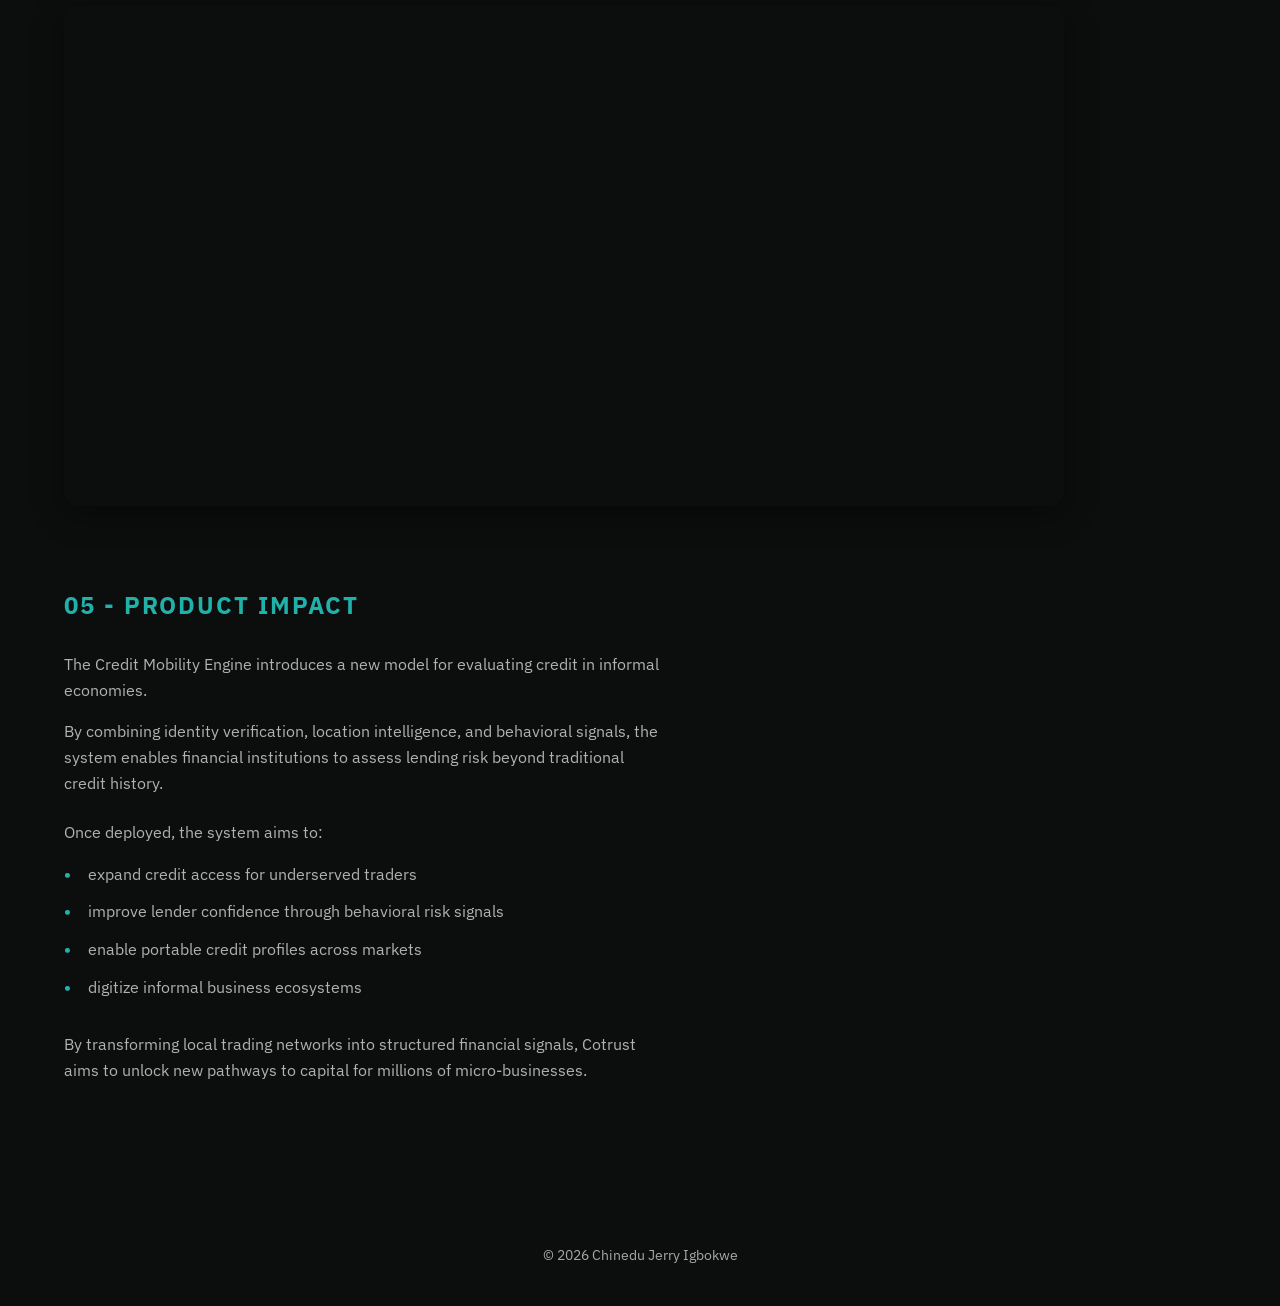
<file: projects/cotrust-risk-engine/index.html>
<!doctype html>
<html lang="en">
  <head>
    <meta charset="UTF-8" />
    <title>Cotrust Risk Engine | Jerry's Portfolio</title>

    <!-- BASE HREF ADDED TO FIX ASSET PATHS FOR PROJECTS IN SUBFOLDERS -->
    <base href="../../" />

    <!-- Google Font -->
    <link rel="preconnect" href="https://fonts.googleapis.com" />
    <link rel="preconnect" href="https://fonts.gstatic.com" crossorigin />
    <link
      href="https://fonts.googleapis.com/css2?family=IBM+Plex+Sans:wght@400;500;600;700&display=swap"
      rel="stylesheet"
    />

    <link rel="stylesheet" href="../../src/css/project-base.css" />
  </head>
  <body>
    <div class="project-wrapper">
      <a
        href="/#work"
        class="project-back"
        aria-label="Back to Projects"
      >
        <span class="back-icon" aria-hidden="true">
          <img
            src="../src/assets/icons/back-arrow.svg"
            alt=""
            onerror="this.style.display = 'none'"
          />
        </span>
        Back to Projects
      </a>
      <!-- HERO -->
      <div class="project-hero">
        <div>
          <h1>Credit Mobility Engine</h1>
          <div class="project-company">COTRUST</div>
          <p>
            How AI-driven geo-clustering helps micro-businesses access credit
            without traditional financial history.
          </p>
        </div>

        <img
          src="../src/assets/images/risk-engine-hero.png"
          alt="COTRUST Preview"
        />
      </div>

      <!-- META INFO BLOCK (full-width; text + visual) -->
      <section class="project-meta-block">
        <div class="meta-left">
          <div>
            <h4>Role</h4>
            <ul>
              <li>Product Engineer</li>
              <li>Product Design</li>
              <li>Researcher</li>
            </ul>
          </div>

          <div>
            <h4>Team</h4>
            <ul>
              <li>Product Engineer (Me)</li>
              <li>Engineering</li>
              <li>Data Science</li>
            </ul>
          </div>

          <div>
            <h4>Industry</h4>
            <ul>
              <li>Fintech</li>
              <li>SME Lending</li>
            </ul>
          </div>

          <div>
            <h4>Timeline</h4>
            <ul>
              <li>Ongoing</li>
            </ul>
          </div>
        </div>
      </section>

      <!-- MAIN CONTENT -->
      <div class="project-main">
        <!-- 01 - CONTEXT -->
        <section>
          <span class="section-label">01 - CONTEXT</span>

          <p>
            Access to credit remains one of the biggest barriers for
            micro-businesses across Africa and emerging markets. Financial
            institutions typically rely on formal financial history to assess
            loan eligibility, leaving millions of small traders without a
            reliable way to prove their creditworthiness.
          </p>

          <p>
            As a result, many micro-entrepreneurs turn to informal lending
            networks that provide faster access to funds but lack structure,
            transparency, and long-term financial mobility.
          </p>

          <p>
            The result is a fragmented lending ecosystem where access to credit
            is inconsistent and difficult to scale.
          </p>
        </section>

        <!-- 02 - THE CREDIT GAP -->
        <section>
          <span class="section-label">02 - THE CREDIT GAP</span>

          <p>
            Ineffective financial data and incomplete credit records contribute
            to an estimated $236.18B in lost lending opportunities annually
            across Africa and emerging markets. (source: worldbank 2025)
          </p>

          <p>
            Many micro-traders operate entirely within informal economies,
            meaning their financial activity is rarely captured by traditional
            credit systems.
          </p>

          <p style="margin-top: 24px">
            Without verifiable signals such as transaction history, collateral,
            or formal income records:
          </p>
          <ul class="case-list">
            <li>lenders struggle to assess risk</li>
            <li>traders struggle to demonstrate credibility</li>
            <li>access to capital remains limited</li>
          </ul>

          <p style="margin-top: 24px">
            Despite this, these traders operate inside dense local business
            ecosystems, where trust, proximity, and daily economic activity
            provide valuable signals that traditional financial models fail to
            capture.
          </p>
        </section>

        <!-- 03 - CREDIT MOBILITY ENGINE -->
        <section>
          <span class="section-label">03 - CREDIT MOBILITY ENGINE</span>

          <p>
            To address this gap, Cotrust began developing the Credit Mobility
            Engine - a system designed to transform informal business activity
            into structured credit intelligence.
          </p>

          <p>
            The engine uses KYC data and geo-location signals to group
            micro-traders and small businesses into dynamic economic clusters.
          </p>

          <p>
            Within these clusters, traders gain access to shared financial
            visibility and portable credit insights that allow lenders to make
            better risk assessments.
          </p>

          <p>
            By analyzing these clusters, the platform can generate credit
            profiles that reflect real economic activity, allowing traders to
            access funding even without traditional financial records.
          </p>

          <p>
            This approach enables a new model of lending where credit mobility
            is driven by economic behavior rather than historical banking data.
          </p>

          <div class="case-image">
            <img
              src="../src/assets/images/risk-engine-diagram.png"
              alt="Dashboard Image"
              onerror="this.style.display = 'none'"
            />
          </div>
        </section>

        <!-- 04 - PRODUCT INTERFACE -->
        <section>
          <span class="section-label">04 - PRODUCT INTERFACE</span>

          <p>
            While the Credit Mobility Engine focuses on data and clustering
            intelligence, the product interface translates this system into an
            accessible operational experience for users.
          </p>

          <p>
            The platform provides a centralized workspace where users can
            monitor credit activity, track loan performance, and manage lending
            within their cluster ecosystem.
          </p>

          <h4>Cluster Credit Dashboard</h4>
          <p>
            The dashboard provides an overview of cluster activity, funding
            availability, and credit insights. It enables users to quickly
            understand the financial health of their cluster while monitoring
            ongoing lending activity.
          </p>

          <div class="case-image">
            <img
              src="../src/assets/images/risk-engine-hero.png"
              alt="Dashboard Image"
              onerror="this.style.display = 'none'"
            />
          </div>

          <h4 class="media-subsection">Loan Management Workspace</h4>
          <p>
            A dedicated interface for reviewing loan activity, tracking
            repayments, and managing funding requests within a cluster.
          </p>

          <p>
            This workspace allows users to move from high-level financial
            insights into detailed lending operations.
          </p>

          <div class="case-image">
            <img
              src="../src/assets/images/risk-engine-loan.png"
              alt="Loan Management Image"
              onerror="this.style.display = 'none'"
            />
          </div>

          <h4 class="media-subsection">Loan Navigation</h4>
          <p>
            A simple navigation flow connecting the dashboard to the loan
            management workspace, allowing users to transition from
            cluster-level insights to detailed loan monitoring.
          </p>

          <div class="case-image">
            <video autoplay muted loop playsinline>
              <source src="../src/assets/videos/risk-engine-nav.mp4" />
            </video>
          </div>
        </section>

        <!-- 05 - PRODUCT IMPACT -->
        <section>
          <span class="section-label">05 - PRODUCT IMPACT</span>

          <p>
            The Credit Mobility Engine introduces a new model for evaluating
            credit in informal economies.
          </p>

          <p>
            By combining identity verification, location intelligence, and
            behavioral signals, the system enables financial institutions to
            assess lending risk beyond traditional credit history.
          </p>

          <p style="margin-top: 24px">Once deployed, the system aims to:</p>
          <ul class="case-list">
            <li>expand credit access for underserved traders</li>
            <li>improve lender confidence through behavioral risk signals</li>
            <li>enable portable credit profiles across markets</li>
            <li>digitize informal business ecosystems</li>
          </ul>

          <p style="margin-top: 24px">
            By transforming local trading networks into structured financial
            signals, Cotrust aims to unlock new pathways to capital for millions
            of micro-businesses.
          </p>
        </section>
      </div>
    </div>

    <footer class="site-footer">
      <p>© 2026 Chinedu Jerry Igbokwe</p>
    </footer>

    <a href="#" class="back-top" aria-label="Back to Top">
      <span class="back-icon" aria-hidden="true">
        <img
          src="../src/assets/icons/back-arrow.svg"
          alt=""
          onerror="this.style.display = 'none'"
        />
      </span>
    </a>

    <div class="cursor-ring"></div>
    <script src="../../src/js/cursor-ring.js"></script>
    <script>
      (function () {
        var btn = document.querySelector(".back-top");
        if (!btn) return;

        function scrollToTop(e) {
          if (e) e.preventDefault();
          window.scrollTo({ top: 0, behavior: "smooth" });
        }

        btn.addEventListener("click", scrollToTop);

        var firstSection = document.querySelector(".project-main section");

        function updateVisibility() {
          var threshold = 0;
          if (firstSection) {
            threshold =
              firstSection.getBoundingClientRect().top + window.scrollY - 40; // appear slightly before
          } else {
            var hero = document.querySelector(".project-hero");
            threshold = hero ? hero.offsetHeight : 300;
          }
          if (window.pageYOffset > threshold) {
            btn.classList.add("visible");
          } else {
            btn.classList.remove("visible");
          }
        }

        // run on load and on scroll/resize
        updateVisibility();
        window.addEventListener("scroll", updateVisibility, { passive: true });
        window.addEventListener("resize", updateVisibility);
      })();
    </script>
  </body>
</html>
</file>
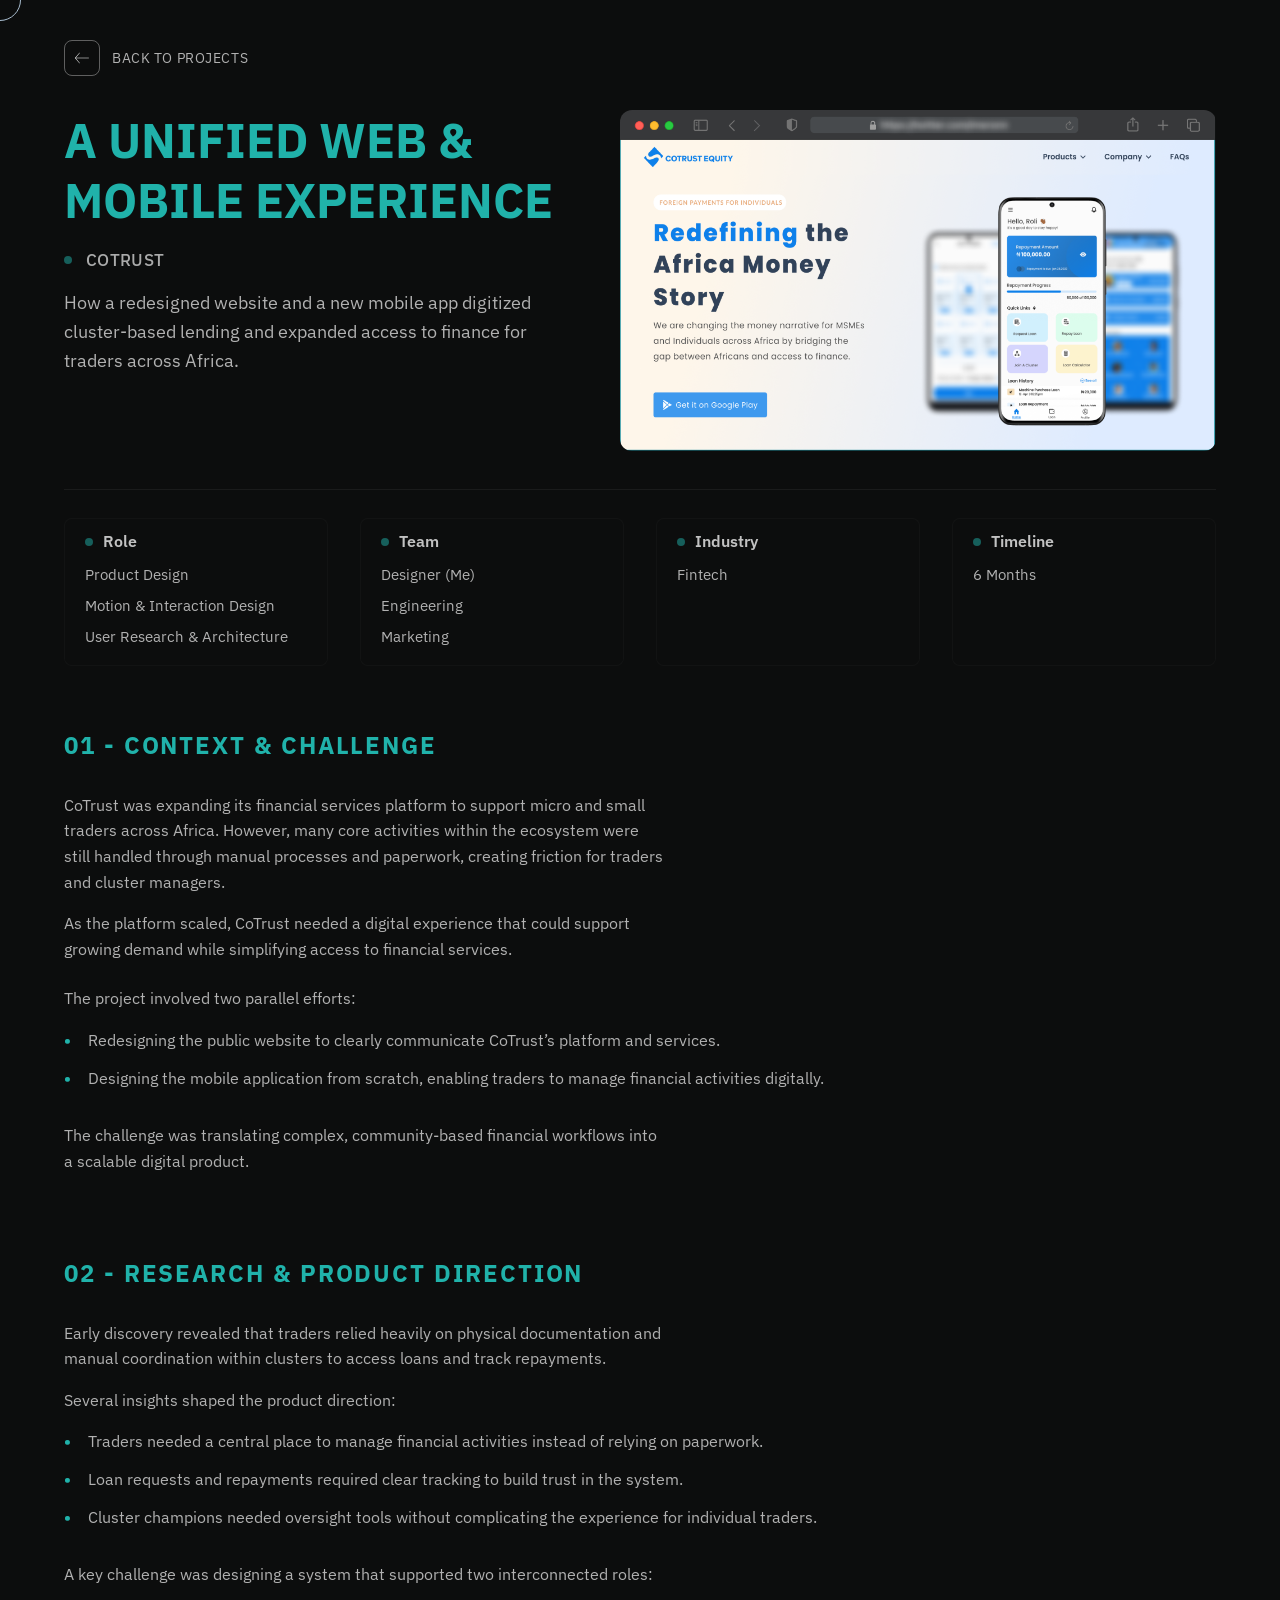
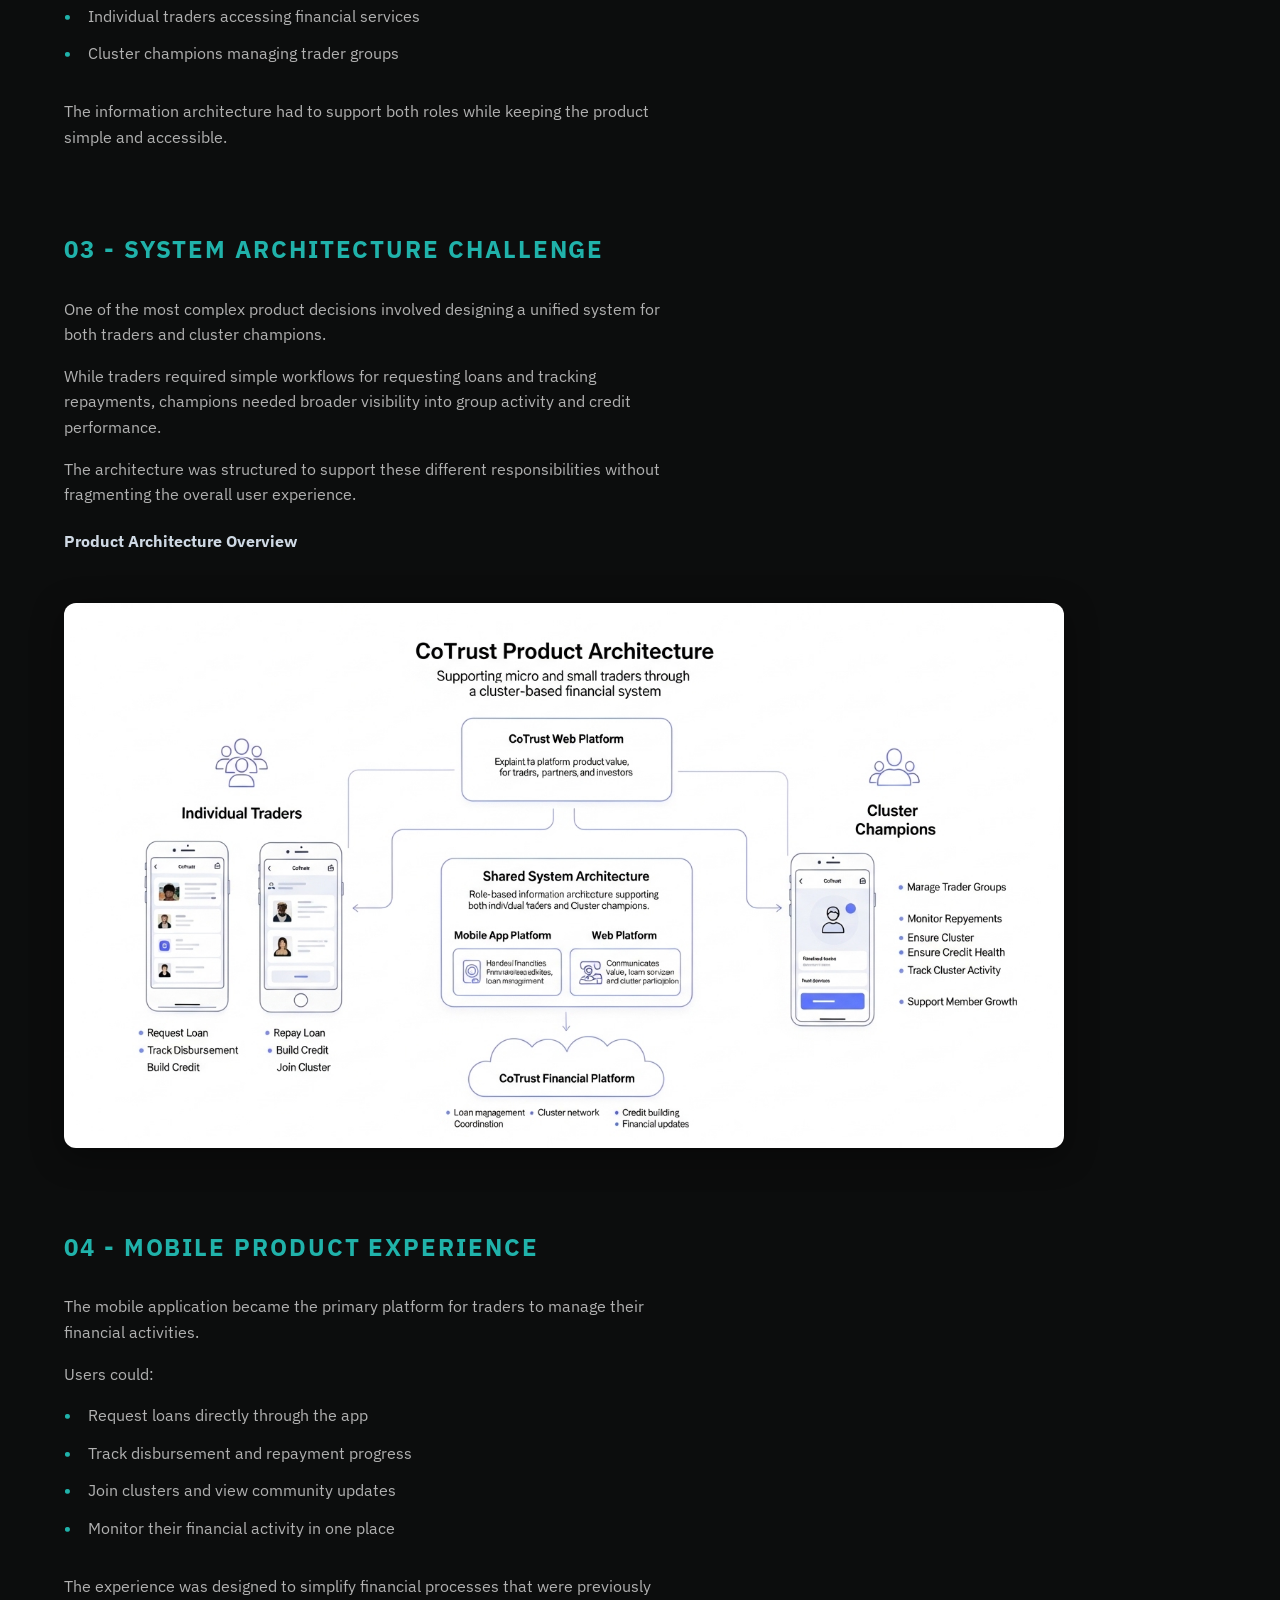
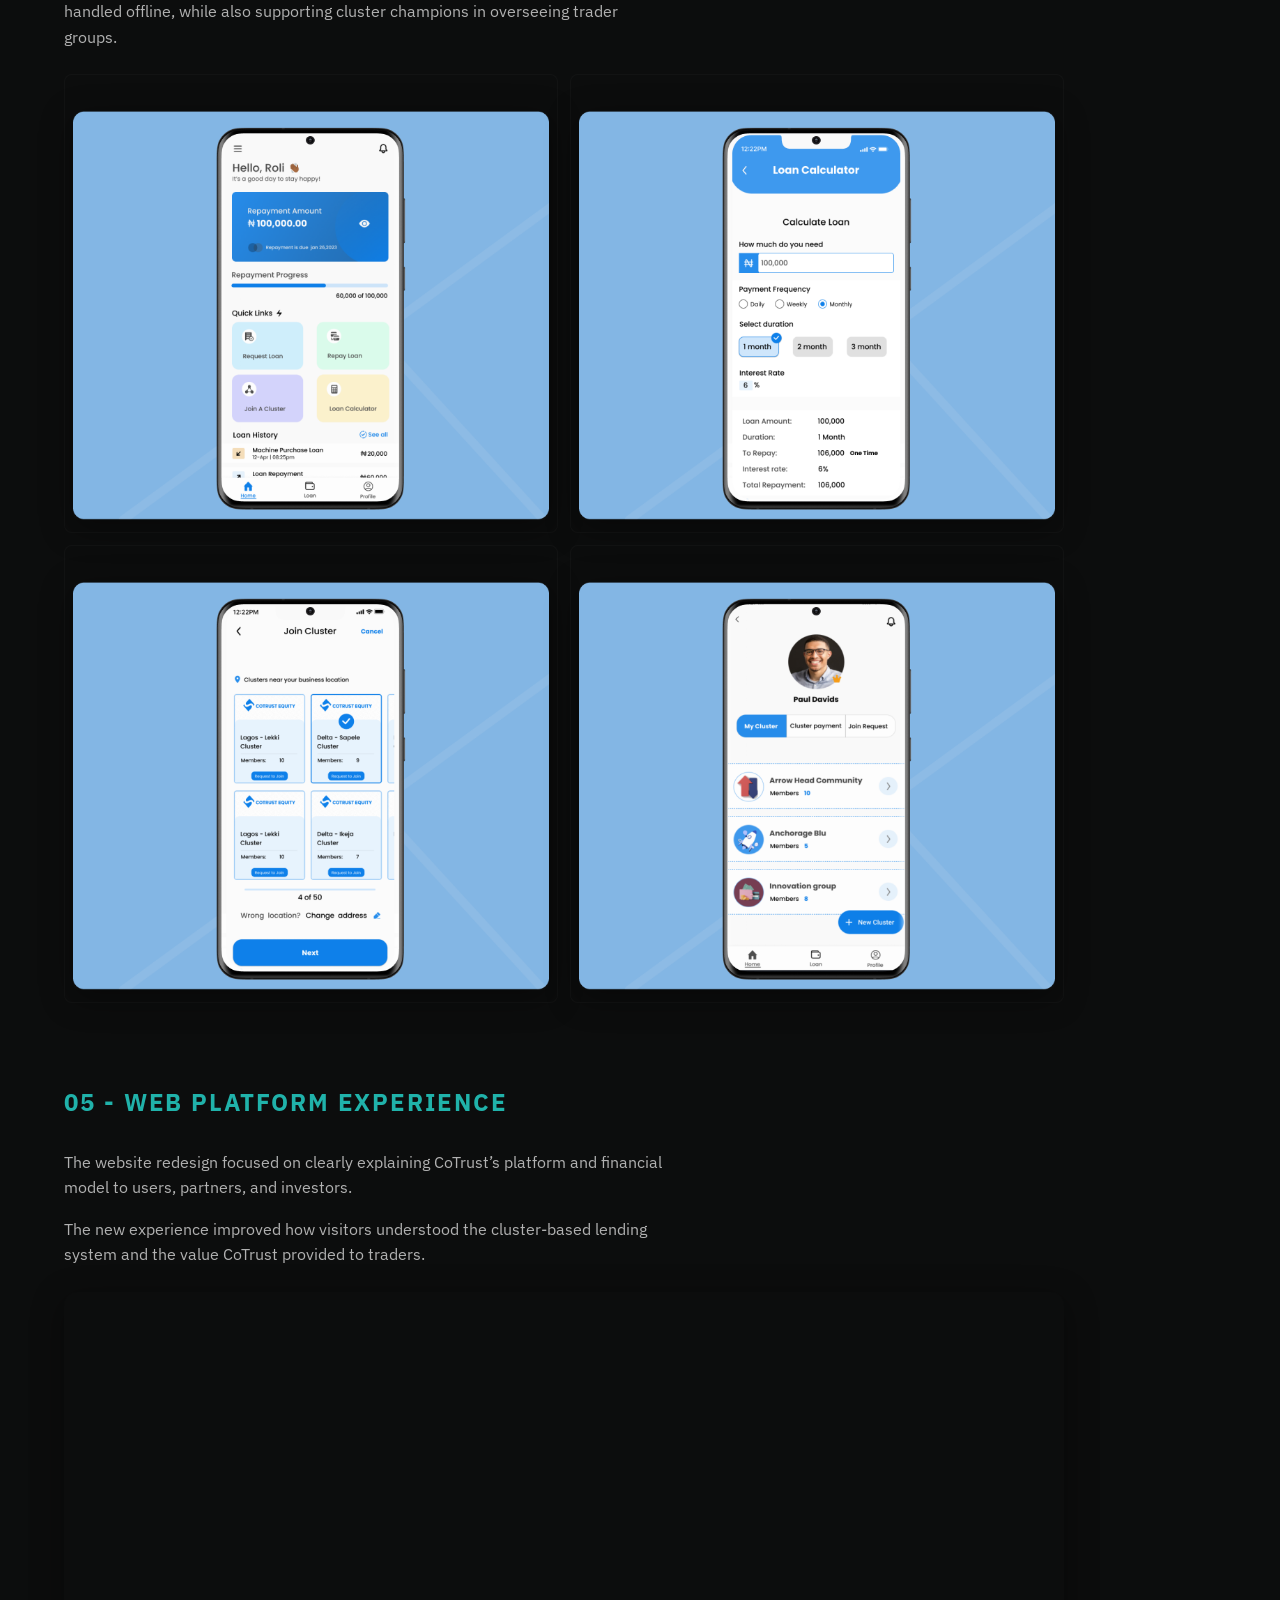
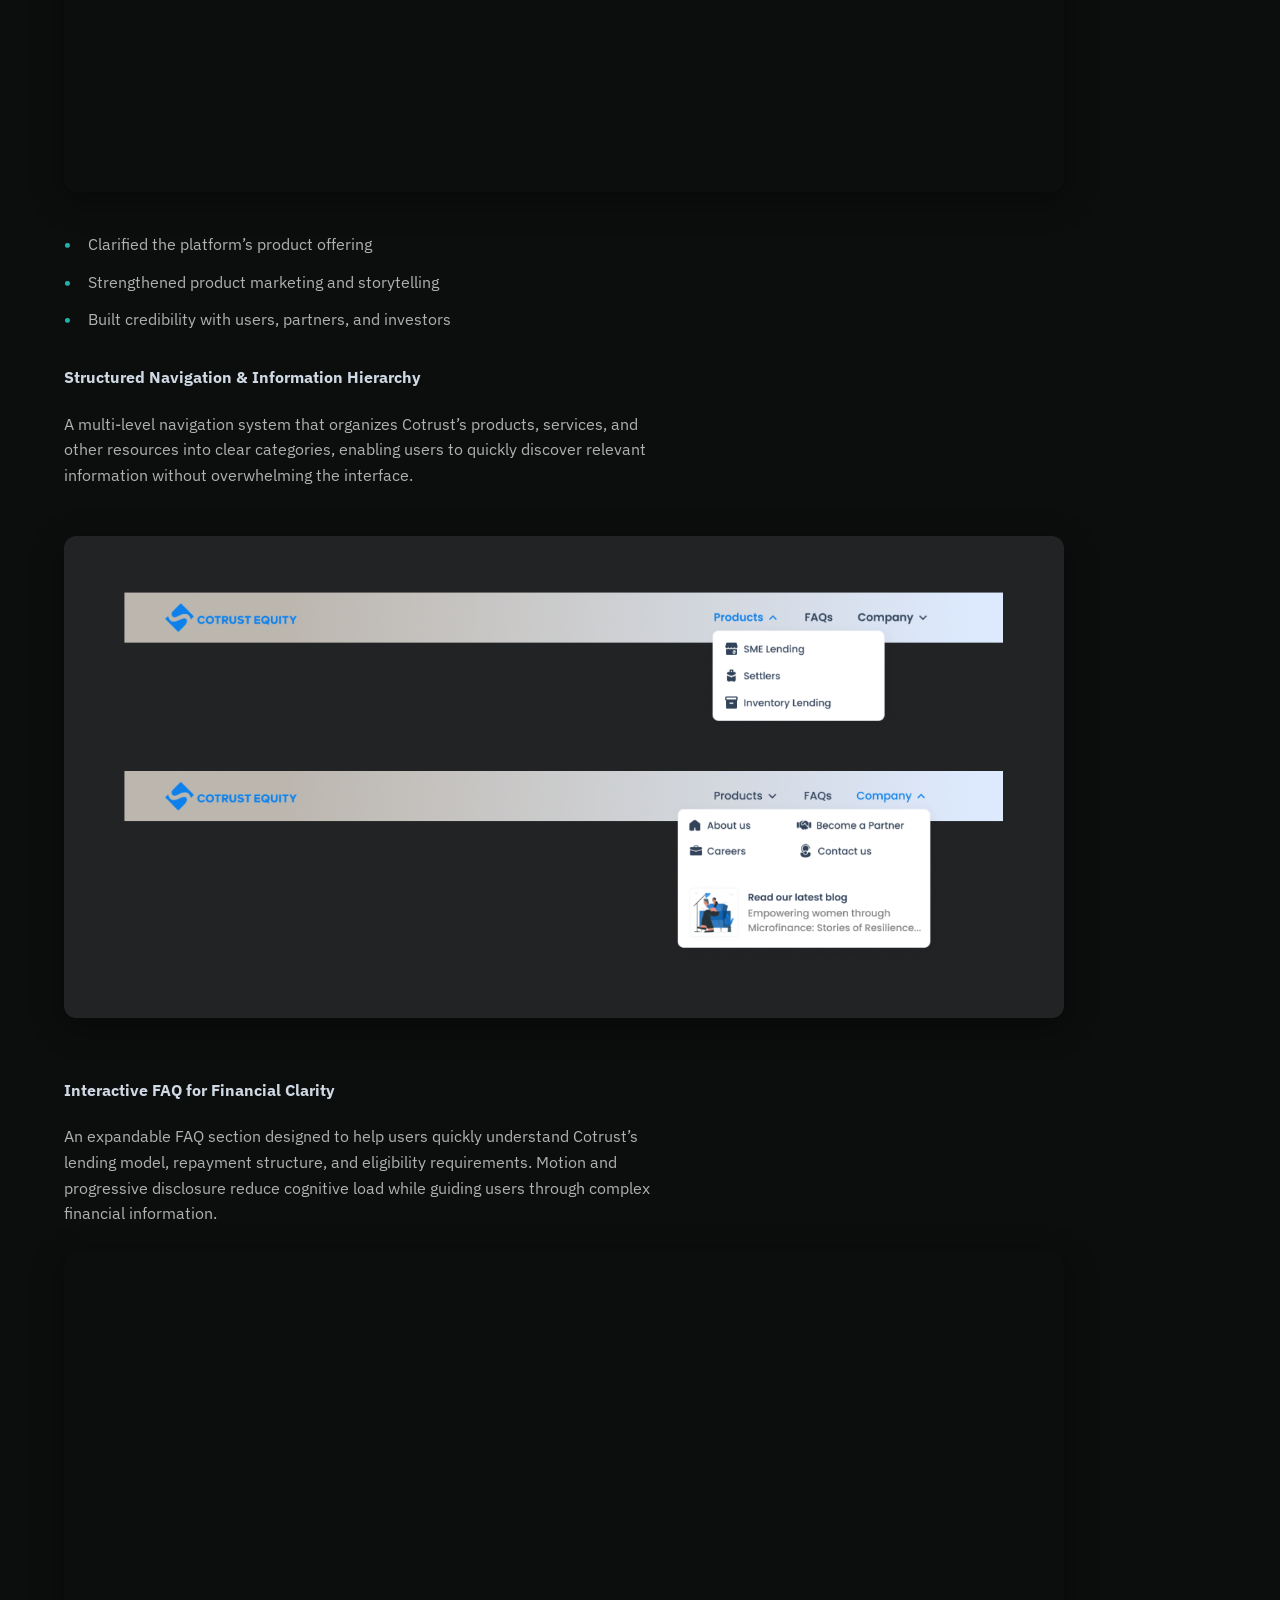
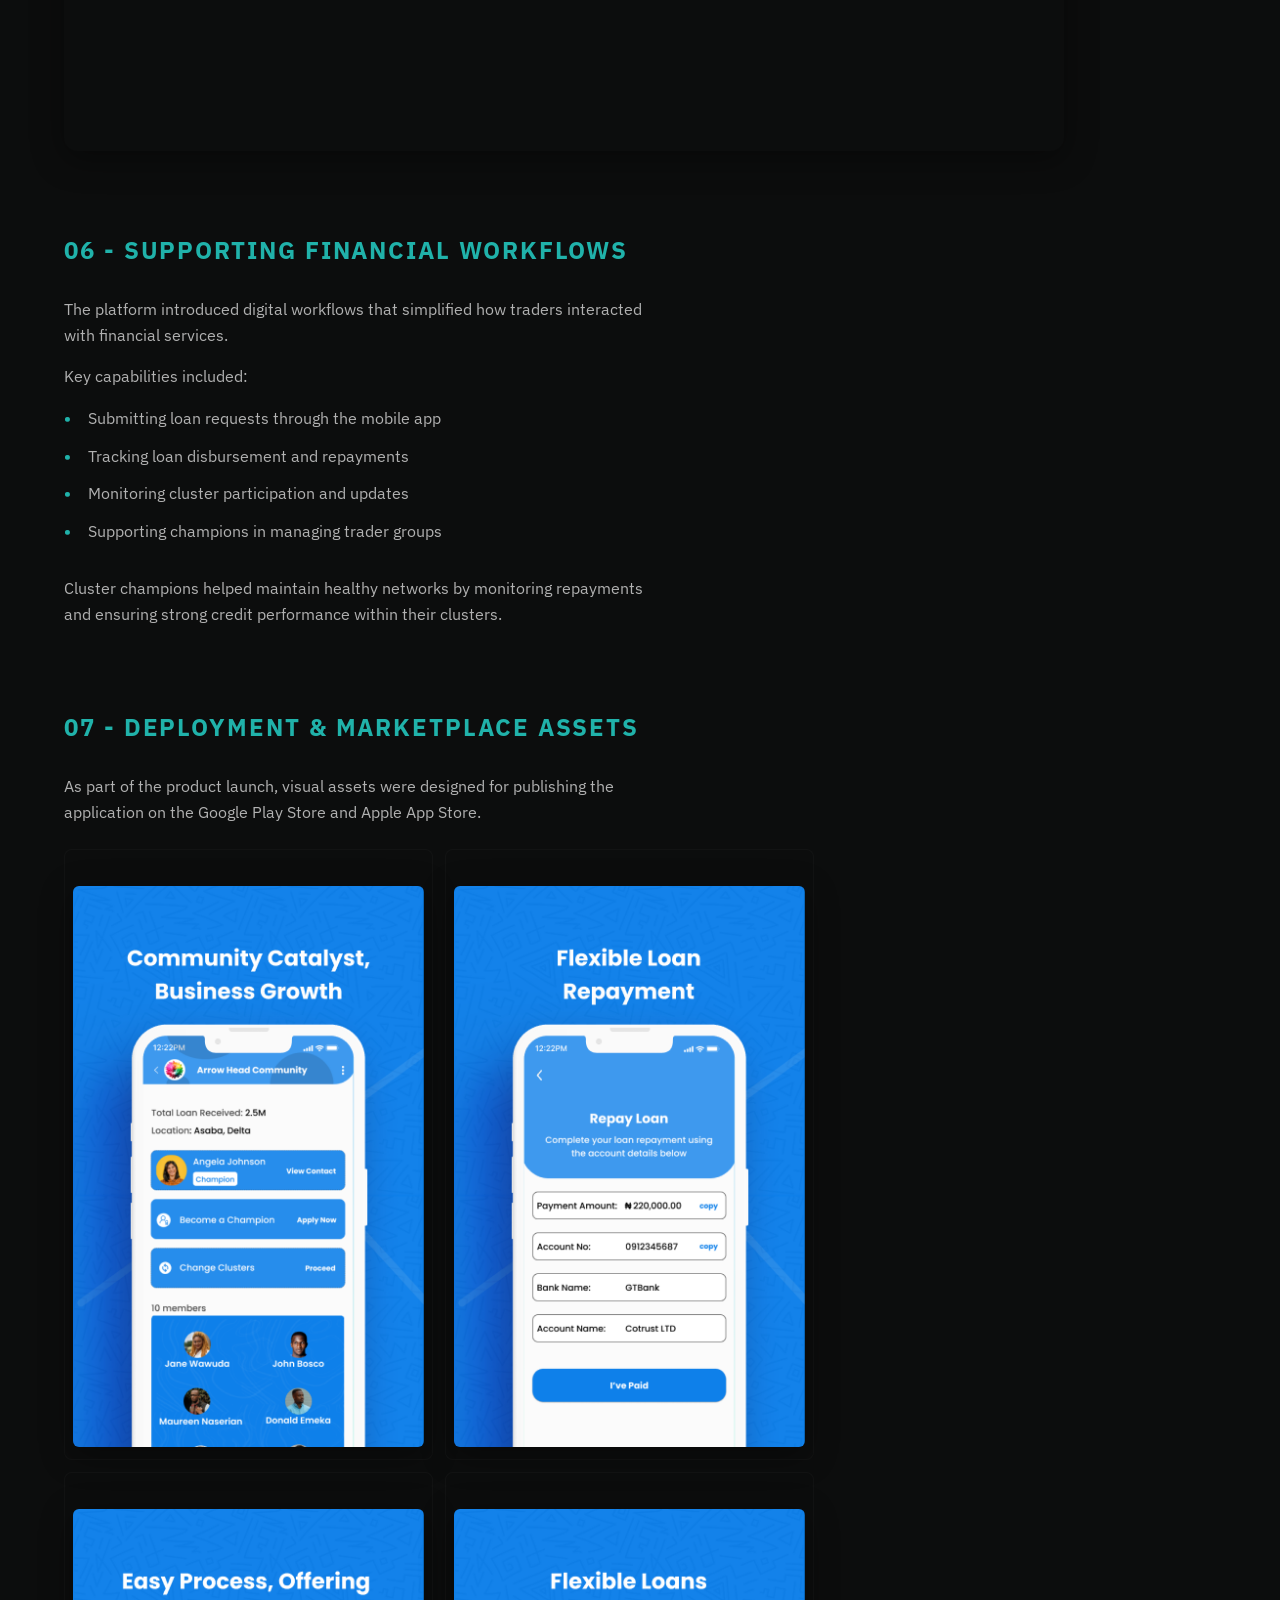
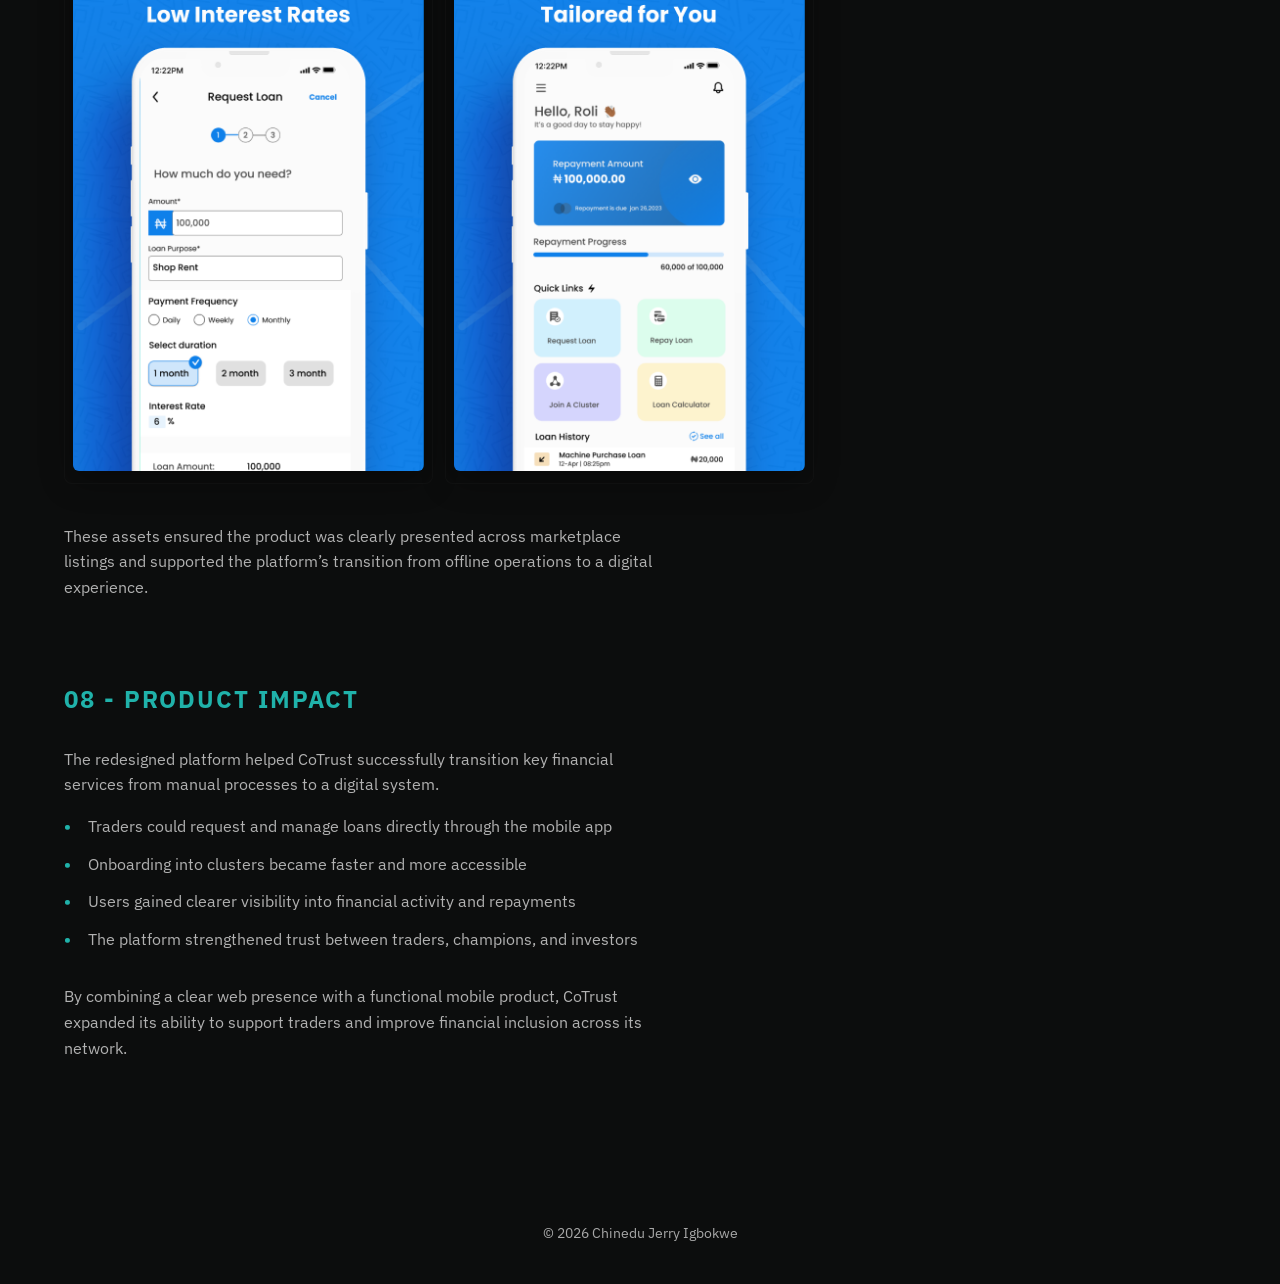
<file: projects/cotrust-web-mobile/index.html>
<!doctype html>
<html lang="en">
  <head>
    <meta charset="UTF-8" />
    <title>Cotrust Web & Mobile | Jerry's Portfolio</title>

    <!-- BASE HREF ADDED TO FIX ASSET PATHS FOR PROJECTS IN SUBFOLDERS -->
    <base href="../../" />

    <!-- Google Font -->
    <link rel="preconnect" href="https://fonts.googleapis.com" />
    <link rel="preconnect" href="https://fonts.gstatic.com" crossorigin />
    <link
      href="https://fonts.googleapis.com/css2?family=IBM+Plex+Sans:wght@400;500;600;700&display=swap"
      rel="stylesheet"
    />

    <link rel="stylesheet" href="../../src/css/project-base.css" />
  </head>
  <body>
    <div class="project-wrapper">
      <a
        href="/#work"
        class="project-back"
        aria-label="Back to Projects"
      >
        <span class="back-icon" aria-hidden="true">
          <img
            src="../src/assets/icons/back-arrow.svg"
            alt=""
            onerror="this.style.display = 'none'"
          />
        </span>
        Back to Projects
      </a>
      <!-- HERO -->
      <div class="project-hero">
        <div>
          <h1>A Unified Web & Mobile Experience</h1>
          <div class="project-company">COTRUST</div>
          <p>
            How a redesigned website and a new mobile app digitized
            cluster-based lending and expanded access to finance for traders
            across Africa.
          </p>
        </div>

        <img
          src="../src/assets/images/cotrust-desktop-mock.png"
          alt="COTRUST Preview"
        />
      </div>

      <!-- META INFO BLOCK (full-width; text + visual) -->
      <section class="project-meta-block">
        <div class="meta-left">
          <div>
            <h4>Role</h4>
            <ul>
              <li>Product Design</li>
              <li>Motion & Interaction Design</li>
              <li>User Research & Architecture</li>
            </ul>
          </div>

          <div>
            <h4>Team</h4>
            <ul>
              <li>Designer (Me)</li>
              <li>Engineering</li>
              <li>Marketing</li>
            </ul>
          </div>

          <div>
            <h4>Industry</h4>
            <ul>
              <li>Fintech</li>
            </ul>
          </div>

          <div>
            <h4>Timeline</h4>
            <ul>
              <li>6 Months</li>
            </ul>
          </div>
        </div>
      </section>

      <!-- MAIN CONTENT -->
      <div class="project-main">
        <!-- 01 - CONTEXT & CHALLENGE -->
        <section>
          <span class="section-label">01 - CONTEXT & CHALLENGE</span>

          <p>
            CoTrust was expanding its financial services platform to support
            micro and small traders across Africa. However, many core activities
            within the ecosystem were still handled through manual processes and
            paperwork, creating friction for traders and cluster managers.
          </p>

          <p>
            As the platform scaled, CoTrust needed a digital experience that
            could support growing demand while simplifying access to financial
            services.
          </p>

          <p style="margin-top: 24px">
            The project involved two parallel efforts:
          </p>
          <ul class="case-list">
            <li>
              Redesigning the public website to clearly communicate CoTrust’s
              platform and services.
            </li>
            <li>
              Designing the mobile application from scratch, enabling traders to
              manage financial activities digitally.
            </li>
          </ul>

          <p style="margin-top: 24px">
            The challenge was translating complex, community-based financial
            workflows into a scalable digital product.
          </p>
        </section>

        <!-- 02 - RESEARCH & PRODUCT DIRECTION -->
        <section>
          <span class="section-label">02 - RESEARCH & PRODUCT DIRECTION</span>

          <p>
            Early discovery revealed that traders relied heavily on physical
            documentation and manual coordination within clusters to access
            loans and track repayments.
          </p>

          <p>Several insights shaped the product direction:</p>
          <ul class="case-list">
            <li>
              Traders needed a central place to manage financial activities
              instead of relying on paperwork.
            </li>
            <li>
              Loan requests and repayments required clear tracking to build
              trust in the system.
            </li>
            <li>
              Cluster champions needed oversight tools without complicating the
              experience for individual traders.
            </li>
          </ul>

          <p style="margin-top: 24px">
            A key challenge was designing a system that supported two
            interconnected roles:
          </p>
          <ul class="case-list">
            <li>Individual traders accessing financial services</li>
            <li>Cluster champions managing trader groups</li>
          </ul>

          <p>
            The information architecture had to support both roles while keeping
            the product simple and accessible.
          </p>
        </section>

        <!-- 03 - SYSTEM ARCHITECTURE CHALLENGE -->
        <section>
          <span class="section-label">03 - SYSTEM ARCHITECTURE CHALLENGE</span>

          <p>
            One of the most complex product decisions involved designing a
            unified system for both traders and cluster champions.
          </p>

          <p>
            While traders required simple workflows for requesting loans and
            tracking repayments, champions needed broader visibility into group
            activity and credit performance.
          </p>

          <p>
            The architecture was structured to support these different
            responsibilities without fragmenting the overall user experience.
          </p>

          <h4>Product Architecture Overview</h4>
          <div class="case-image">
            <img
              src="../src/assets/images/cotrust-architecture.png"
              alt="CoTrust Product Architecture"
              onerror="this.style.display = 'none'"
            />
          </div>
        </section>

        <!-- 04 - MOBILE PRODUCT EXPERIENCE -->
        <section>
          <span class="section-label">04 - MOBILE PRODUCT EXPERIENCE</span>

          <p>
            The mobile application became the primary platform for traders to
            manage their financial activities.
          </p>

          <p>Users could:</p>
          <ul class="case-list">
            <li>Request loans directly through the app</li>
            <li>Track disbursement and repayment progress</li>
            <li>Join clusters and view community updates</li>
            <li>Monitor their financial activity in one place</li>
          </ul>

          <p>
            The experience was designed to simplify financial processes that
            were previously handled offline, while also supporting cluster
            champions in overseeing trader groups.
          </p>

          <div class="case-image mobile-screens-grid">
            <div class="mobile-screen">
              <img
                src="../src/assets/images/cotrust-dashboard.png"
                alt="Mobile screen 1"
                onerror="this.style.display = 'none'"
              />
            </div>
            <div class="mobile-screen">
              <img
                src="../src/assets/images/cotrust-loan.png"
                alt="Mobile screen 2"
                onerror="this.style.display = 'none'"
              />
            </div>
            <div class="mobile-screen">
              <img
                src="../src/assets/images/cotrust-cluster.png"
                alt="Mobile screen 3"
                onerror="this.style.display = 'none'"
              />
            </div>
            <div class="mobile-screen">
              <img
                src="../src/assets/images/cotrust-champion.png"
                alt="Mobile screen 4"
                onerror="this.style.display = 'none'"
              />
            </div>
          </div>
        </section>

        <!-- 05 - WEB PLATFORM EXPERIENCE -->
        <section>
          <span class="section-label">05 - WEB PLATFORM EXPERIENCE</span>

          <p>
            The website redesign focused on clearly explaining CoTrust’s
            platform and financial model to users, partners, and investors.
          </p>

          <p>
            The new experience improved how visitors understood the
            cluster-based lending system and the value CoTrust provided to
            traders.
          </p>

          <div class="case-image">
            <video autoplay muted loop playsinline>
              <source src="../src/assets/videos/cotrust-desktop-video.mp4" />
            </video>
          </div>

          <ul class="case-list">
            <li>Clarified the platform’s product offering</li>
            <li>Strengthened product marketing and storytelling</li>
            <li>Built credibility with users, partners, and investors</li>
          </ul>

          <h4>Structured Navigation & Information Hierarchy</h4>
          <p>
            A multi-level navigation system that organizes Cotrust’s products,
            services, and other resources into clear categories, enabling users
            to quickly discover relevant information without overwhelming the
            interface.
          </p>

          <div class="case-image">
            <img
              src="../src/assets/images/cotrust-topnav.png"
              alt="CoTrust Product Architecture"
              onerror="this.style.display = 'none'"
            />
          </div>

          <h4 class="media-subsection">
            Interactive FAQ for Financial Clarity
          </h4>
          <p>
            An expandable FAQ section designed to help users quickly understand
            Cotrust’s lending model, repayment structure, and eligibility
            requirements. Motion and progressive disclosure reduce cognitive
            load while guiding users through complex financial information.
          </p>

          <div class="case-image">
            <video autoplay muted loop playsinline>
              <source src="../src/assets/videos/cotrust-help.mp4" />
            </video>
          </div>
        </section>

        <!-- 06 - SUPPORTING FINANCIAL WORKFLOWS -->
        <section>
          <span class="section-label">06 - SUPPORTING FINANCIAL WORKFLOWS</span>

          <p>
            The platform introduced digital workflows that simplified how
            traders interacted with financial services.
          </p>

          <p>Key capabilities included:</p>
          <ul class="case-list">
            <li>Submitting loan requests through the mobile app</li>
            <li>Tracking loan disbursement and repayments</li>
            <li>Monitoring cluster participation and updates</li>
            <li>Supporting champions in managing trader groups</li>
          </ul>

          <p>
            Cluster champions helped maintain healthy networks by monitoring
            repayments and ensuring strong credit performance within their
            clusters.
          </p>
        </section>

        <!-- 07 - DEPLOYMENT & MARKETPLACE ASSETS -->
        <section>
          <span class="section-label"
            >07 - DEPLOYMENT & MARKETPLACE ASSETS</span
          >

          <p>
            As part of the product launch, visual assets were designed for
            publishing the application on the Google Play Store and Apple App
            Store.
          </p>

          <div class="case-image mobile-screens-grid marketplace">
            <div class="mobile-screen">
              <img
                src="../src/assets/images/marketplace-4.png"
                alt="Mobile screen 1"
                onerror="this.style.display = 'none'"
              />
            </div>
            <div class="mobile-screen">
              <img
                src="../src/assets/images/marketplace-3.png"
                alt="Mobile screen 2"
                onerror="this.style.display = 'none'"
              />
            </div>
            <div class="mobile-screen">
              <img
                src="../src/assets/images/marketplace-2.png"
                alt="Mobile screen 3"
                onerror="this.style.display = 'none'"
              />
            </div>
            <div class="mobile-screen">
              <img
                src="../src/assets/images/marketplace-1.png"
                alt="Mobile screen 4"
                onerror="this.style.display = 'none'"
              />
            </div>
          </div>

          <p>
            These assets ensured the product was clearly presented across
            marketplace listings and supported the platform’s transition from
            offline operations to a digital experience.
          </p>
        </section>

        <!-- 08 - PRODUCT IMPACT -->
        <section>
          <span class="section-label">08 - PRODUCT IMPACT</span>

          <p>
            The redesigned platform helped CoTrust successfully transition key
            financial services from manual processes to a digital system.
          </p>

          <ul class="case-list">
            <li>
              Traders could request and manage loans directly through the mobile
              app
            </li>
            <li>Onboarding into clusters became faster and more accessible</li>
            <li>
              Users gained clearer visibility into financial activity and
              repayments
            </li>
            <li>
              The platform strengthened trust between traders, champions, and
              investors
            </li>
          </ul>

          <p style="margin-top: 24px">
            By combining a clear web presence with a functional mobile product,
            CoTrust expanded its ability to support traders and improve
            financial inclusion across its network.
          </p>
        </section>
      </div>
    </div>

    <footer class="site-footer">
      <p>© 2026 Chinedu Jerry Igbokwe</p>
    </footer>

    <a href="#" class="back-top" aria-label="Back to Top">
      <span class="back-icon" aria-hidden="true">
        <img
          src="../src/assets/icons/back-arrow.svg"
          alt=""
          onerror="this.style.display = 'none'"
        />
      </span>
    </a>

    <div class="cursor-ring"></div>
    <script src="../../src/js/cursor-ring.js"></script>
    <script>
      (function () {
        var btn = document.querySelector(".back-top");
        if (!btn) return;

        function scrollToTop(e) {
          if (e) e.preventDefault();
          window.scrollTo({ top: 0, behavior: "smooth" });
        }

        btn.addEventListener("click", scrollToTop);

        var firstSection = document.querySelector(".project-main section");

        function updateVisibility() {
          var threshold = 0;
          if (firstSection) {
            threshold =
              firstSection.getBoundingClientRect().top + window.scrollY - 40; // appear slightly before
          } else {
            var hero = document.querySelector(".project-hero");
            threshold = hero ? hero.offsetHeight : 300;
          }
          if (window.pageYOffset > threshold) {
            btn.classList.add("visible");
          } else {
            btn.classList.remove("visible");
          }
        }

        // run on load and on scroll/resize
        updateVisibility();
        window.addEventListener("scroll", updateVisibility, { passive: true });
        window.addEventListener("resize", updateVisibility);
      })();
    </script>
  </body>
</html>
</file>
<file: src/css/project-base.css>
/* project-base.css */

:root {
  --max-width: 1100px;
  /* Dark theme palette */
  --bg: #0c0d0d; /* page background */
  --card-bg: #0c0d0d; /* card / surface background */
  --text-color: #cfd9e4; /* primary text (light) */
  --muted-color: #b1b1b1; /* secondary / muted text */
  --border-color: rgba(255, 255, 255, 0.06);
  --accent: #a9bdcf; /* subtle light-blue accent */
  --teal: #20b2aa; /* teal accent for markers and highlights */
}

body {
  margin: 0;
  font-family: "IBM Plex Sans", system-ui, sans-serif;
  background: var(--bg);
  color: var(--text-color);
  line-height: 1.6;
}

.project-wrapper {
  /* max-width: var(--max-width); */
  padding: 2.5rem 4rem;
}

/* HERO */

.project-hero {
  display: grid;
  grid-template-columns: 1fr 1.2fr;
  gap: 60px;
  align-items: start;
  margin-bottom: 2.4rem;
}

.project-hero h1 {
  font-size: 48px;
  line-height: 60px;
  margin-top: 16px;
  margin-bottom: 20px;
  color: var(--teal);
  text-transform: uppercase;
}

.project-hero .project-company {
  font-size: 1.05rem;
  font-weight: 500;
  color: rgba(255, 255, 255, 0.65);
  margin-top: 10px;
  margin-bottom: 18px;
  line-height: 1.25;
  letter-spacing: 0.02em;
  text-transform: none;
  position: relative;
  padding-left: 22px; /* space for the marker */
}

.project-hero .project-company::before {
  content: "";
  position: absolute;
  left: 0;
  top: 50%;
  transform: translateY(-50%);
  width: 8px;
  height: 8px;
  border-radius: 50%;
  background: rgba(32, 178, 170, 0.5); /* teal @50% */
}

.project-hero p {
  font-size: 18px;
  color: var(--muted-color);
  margin: 0;
}

.project-hero img {
  width: 100%;
  border-radius: 12px;
  margin-top: 16px;
}

/* META INFO BLOCK — full-width; desktop: horizontal meta items */
.project-meta-block {
  margin-bottom: 60px;
  border-top: 1px solid rgba(255, 255, 255, 0.059);
  padding-top: 28px;
}

.project-meta-block .meta-left {
  display: flex;
  gap: 32px;
  align-items: stretch; /* ensure children stretch to match the tallest card */
  flex-wrap: wrap;
  margin: 0;
  padding: 0;
}

.project-meta-block .meta-left > div {
  display: flex;
  flex-direction: column;
  gap: 8px;
  flex: 1 1 220px;
  min-width: 180px;
  max-width: 320px;
  box-sizing: border-box;
  /* padding: 12px 16px 12px 24px; */
  padding: 10px 14px 10px 20px;
  border-radius: 8px;
  border: 1px solid rgba(255, 255, 255, 0.025);
  background: rgba(255, 255, 255, 0.004);
}

.project-meta-block .meta-left h4 {
  margin: 0;
  font-size: 1rem;
  font-weight: 600;
  /* color: #cfd9e4; */
  color: rgba(255, 255, 255, 0.75);
  position: relative;
  padding-left: 18px; /* space for the title marker */
}

.project-meta-block .meta-left h4::before {
  content: "";
  position: absolute;
  left: 0;
  top: 50%;
  transform: translateY(-50%);
  width: 8px;
  height: 8px;
  border-radius: 50%;
  background: rgb(from var(--teal) r g b / 50%);
}

/* back link above hero */
.project-back {
  display: inline-flex;
  align-items: center;
  gap: 12px;
  color: var(--muted-color);
  text-decoration: none;
  margin-bottom: 18px;
  font-size: 0.9rem;
  text-transform: uppercase;
  letter-spacing: 0.04em;
}

.project-back .back-icon {
  width: 36px;
  height: 36px;
  border-radius: 8px;
  border: 1px solid rgb(from var(--muted-color) r g b / 50%);
  display: inline-flex;
  align-items: center;
  justify-content: center;
  background: transparent;
  box-sizing: border-box;
  transition: border-color 0.2s ease;
}

.project-back .back-icon img {
  width: 14px;
  height: 14px;
  display: block;
  object-fit: contain;

  filter: invert(95%) sepia(0%) saturate(0%) hue-rotate(0deg) brightness(105%)
    contrast(100%);

  transition: color 0.2s ease;
}

.project-back:hover .back-icon {
  border-color: rgb(from var(--teal) r g b / 50%);
}

.project-back:hover .back-icon img {
  filter: invert(33%) sepia(87%) saturate(541%) hue-rotate(135deg)
    brightness(94%) contrast(101%);
}

.project-meta-block .meta-left ul li {
  margin-bottom: 8px;
}

.project-meta-block .meta-left ul {
  list-style: none;
  padding: 0;
  margin: 0;
  color: #b1b1b1;
  font-size: 0.95rem;
  line-height: 1.5;
}

.project-main {
  margin-top: 20px;
  max-width: 1000px;
  width: 100%;
}

.project-main section {
  margin-bottom: 80px;
}

.project-main h3 {
  font-size: 1.125rem;
  font-weight: 600;
  color: var(--text-color);
  margin-top: 48px;
  margin-bottom: 16px;
}

.project-main p {
  font-size: 1rem;
  color: var(--muted-color);
  line-height: 1.6;
  margin-bottom: 16px;
  width: 60%;
}

.project-main p:last-child {
  margin-bottom: 0;
}

.case-image {
  display: flex;
  gap: 1rem;
  max-width: 100%;
  margin-top: 24px;
  margin-bottom: 40px;
}

/* Mobile screens grid used in CoTrust project: 2x2 grid on desktop, stacks on narrow viewports */
.mobile-screens-grid {
  display: grid;
  grid-template-columns: repeat(2, 1fr);
  gap: 12px;
  align-items: stretch;
}

.mobile-screens-grid .mobile-screen {
  box-sizing: border-box;
  padding: 12px 8px; /* 12px top/bottom, 8px left/right as requested */
  border-radius: 8px;
  border: 1px solid rgba(255, 255, 255, 0.025);
  background: rgba(255, 255, 255, 0.004);
  display: flex;
  align-items: center;
  justify-content: center;
}

.mobile-screens-grid .mobile-screen img {
  width: 100%;
  height: auto;
  border-radius: 6px;
  display: block;
}

.marketplace {
  width: 75%;
  height: auto;
}

.case-image img {
  width: 100%;
  border-radius: 12px;
  box-shadow: 0 8px 32px rgba(0, 0, 0, 0.4);
  display: block;
}

.case-image video {
  width: 100%;
  border-radius: 13.5px;
  box-shadow: 0 8px 32px rgba(0, 0, 0, 0.4);
  display: block;
}

.case-list {
  list-style: none;
  padding: 0;
  margin: 16px 0 32px 0;
}

.case-list li {
  color: var(--muted-color);
  font-size: 1rem;
  line-height: 1.6;
  margin-bottom: 12px;
  position: relative;
  padding-left: 24px;
}

.case-list li::before {
  content: "•";
  position: absolute;
  left: 0;
  color: var(--teal);
  font-weight: bold;
}

.section-label {
  display: inline-block;
  font-size: 1.5rem;
  font-weight: 700;
  letter-spacing: 0.08em;
  color: var(--teal);
  margin-bottom: 12px;
}

/* =====================================================
   Footer
   ===================================================== */

.site-footer {
  display: flex;
  justify-content: center;
  align-items: center;
  width: 100%;
  padding: 40px 20px;
  margin-top: auto;
  box-sizing: border-box;
}

.site-footer p {
  font-family: "IBM Plex Sans", system-ui, sans-serif;
  margin: 0;
  font-size: 0.9rem;
  color: #eaeaea;
  opacity: 0.7;
}

/* MOBILE: stack meta items vertically */
@media (max-width: 900px) {
  .project-meta-block .meta-left {
    flex-direction: column;
    gap: 16px;
  }

  .project-meta-block .meta-left > div + div {
    border-left: none;
    padding-left: 0;
  }
}

.project-main h2 {
  font-size: 28px;
  margin-bottom: 16px;
}

.project-main p {
  margin-bottom: 16px;
  color: var(--muted-color);
}

.project-main img {
  width: 100%;
  margin-top: 24px;
  border-radius: 12px;
}

/* RIGHT SIDEBAR */

.project-meta {
  position: sticky;
  top: 120px;
  align-self: start;
  font-size: 14px;
}

.project-meta h4 {
  margin-bottom: 12px;
  font-weight: 600;
}

.project-meta ul {
  list-style: none;
  padding: 0;
  margin: 0 0 40px 0;
}

.project-meta li {
  margin-bottom: 8px;
  color: var(--muted-color);
}

.design-thinking {
  display: block;
  max-width: 512px;
  height: auto;
}

/* Cotrust Web & Movibile */
.media-subsection {
  margin-top: 60px;
}

/* Cursor ring */

.cursor-ring {
  position: fixed;
  top: 0;
  left: 0;
  width: 40px;
  height: 40px;
  border-radius: 50%;
  border: 1px solid #a9bdcf;
  opacity: 1;
  pointer-events: none;
  transform: translate(-50%, -50%);
  transition:
    transform 0.15s ease-out,
    width 0.15s ease-out,
    height 0.15s ease-out,
    opacity 0.15s ease-out;
  z-index: 9999;
}

/* Hover state (.is-hovering Class is added dynamically in js file) */
.cursor-ring.is-hovering {
  width: 48px;
  height: 48px;
  opacity: 0.2;
}

/* back-to-top (bottom-right) */
.back-top {
  position: fixed;
  right: 24px;
  bottom: 28px;
  display: inline-flex;
  align-items: center;
  gap: 8px;
  z-index: 9999;
  text-decoration: none;
  background: transparent;
}
.back-top {
  /* start hidden; will be revealed after scrolling past hero */
  opacity: 0;
  transform: translateY(8px);
  pointer-events: none;
  transition:
    opacity 220ms ease,
    transform 220ms ease;
}
.back-top.visible {
  opacity: 1;
  transform: translateY(0);
  pointer-events: auto;
}
.back-top .back-icon {
  width: 44px;
  height: 44px;
  border-radius: 10px;
  border: 1px solid rgba(255, 255, 255, 0.08);
  display: inline-flex;
  align-items: center;
  justify-content: center;
  background: rgba(255, 255, 255, 0.012);
  box-sizing: border-box;
  transition:
    border-color 0.2s ease,
    transform 0.12s ease;
}
.back-top .back-icon img {
  width: 16px;
  height: 16px;
  display: block;
  object-fit: contain;
  filter: invert(95%) sepia(0%) saturate(0%) hue-rotate(0deg) brightness(105%)
    contrast(100%);
  transform: rotate(90deg);
  transition:
    filter 0.2s ease,
    transform 0.12s ease;
}
.back-top:hover .back-icon {
  border-color: rgb(from var(--teal) r g b / 50%);
  transform: translateY(-3px);
}
.back-top:hover .back-icon img {
  filter: invert(33%) sepia(87%) saturate(541%) hue-rotate(135deg)
    brightness(94%) contrast(101%);
}

@media (max-width: 700px) {
  .back-top {
    right: 16px;
    bottom: 20px;
  }
  .back-top .back-icon {
    width: 40px;
    height: 40px;
  }
  .back-top .back-icon img {
    width: 14px;
    height: 14px;
  }
}

/* RESPONSIVE */

@media (max-width: 900px) {
  .project-hero {
    grid-template-columns: 1fr;
    gap: 40px;
  }

  .project-meta-block {
    grid-template-columns: 1fr;
  }

  .project-meta {
    position: static;
    margin-top: 40px;
  }
}

/* Stack mobile screens vertically on narrow viewports */
@media (max-width: 700px) {
  .mobile-screens-grid {
    grid-template-columns: 1fr;
  }
}
</file>
<file: src/css/about-me.css>
.project-back {
  margin-bottom: 40px;
}

.about-hero {
  margin-bottom: 80px;
}

.about-hero-grid {
  display: grid;
  grid-template-columns: 420px 1fr;
  gap: 80px;
  align-items: center;
}

.about-label {
  font-size: 1.125rem;
  font-weight: 600;
  color: var(--text-color);
  margin-bottom: 10px;
}

.about-intro h1 {
  font-size: 48px;
  line-height: 60px;
  color: var(--teal);
  text-transform: uppercase;
  margin-top: 10px;
  margin-bottom: 16px;
}

.about-intro p {
  width: 80%;
}

.about-role {
  font-size: 1.05rem;
  font-weight: 500;
  color: rgba(255, 255, 255, 0.65);
  margin-bottom: 18px;
}

.about-slider {
  width: 100%;
  height: 420px;
  border-radius: 12px;
  overflow: hidden;
  position: relative;
}

.about-slider img {
  width: 100%;
  height: 100%;
  object-fit: contain;
  display: block;
}

.swiper-button-next,
.swiper-button-prev {
  width: 14px;
  height: 14px;
  border-radius: 8px;

  border: 1px solid rgba(255, 255, 255, 0.08);
  background: rgba(255, 255, 255, 0.02);

  display: flex;
  align-items: center;
  justify-content: center;

  color: #fff;
}

.swiper-button-next:after,
.swiper-button-prev:after {
  display: flex;
  align-items: center;
  justify-content: center;
  width: 24px;
  height: 24px;
  font-size: 14px !important;
  color: #ffffff;
  background: rgba(255, 255, 255, 0.02);
}

.swiper-pagination {
  bottom: 10px !important;
}

.swiper-pagination-bullet {
  background: #fff;
  opacity: 0.4;
}

.swiper-pagination-bullet-active {
  opacity: 1;
  background: var(--teal) !important;
}

.section-label {
  text-transform: uppercase;
}

.about-grid {
  display: grid;
  grid-template-columns: repeat(2, 1fr);
  gap: 32px 40px;
}

.about-card {
  padding: 20px 22px;

  border-radius: 8px;

  border: 1px solid rgba(255, 255, 255, 0.025);

  background: rgba(255, 255, 255, 0.004);
}

.about-card h3 {
  margin-top: 0;
}

.about-card p {
  width: 90%;
}

.about-card a {
  color: var(--text-color);
  text-decoration: underline;
}

.toolkit-grid {
  display: grid;
  grid-template-columns: repeat(3, 1fr);
  gap: 32px 32px;
  margin-top: 24px;
}

.toolkit-card {
  padding: 20px 22px;

  border-radius: 8px;

  border: 1px solid rgba(255, 255, 255, 0.025);

  background: rgba(255, 255, 255, 0.004);
}

.toolkit-grid h3 {
  margin-top: 0;
}

.about-contact p {
  width: 60%;
}

.contact-links {
  display: flex;
  gap: 32px;
  margin-top: 20px;
}

.contact-links a {
  color: var(--text-color);
  text-decoration: none;
  border-bottom: 1px solid rgba(255, 255, 255, 0.2);
  padding-bottom: 4px;
  transition: 0.2s;
}

.contact-links a:hover {
  color: var(--teal);
  border-color: var(--teal);
}

@media (max-width: 900px) {
  .about-hero-grid {
    grid-template-columns: 1fr;
    gap: 40px;
  }

  .about-slider {
    height: 360px;
  }

  .about-grid {
    grid-template-columns: 1fr;
  }

  .toolkit-grid {
    grid-template-columns: 1fr;
  }

  .about-contact p {
    width: 100%;
  }
}
</file>
